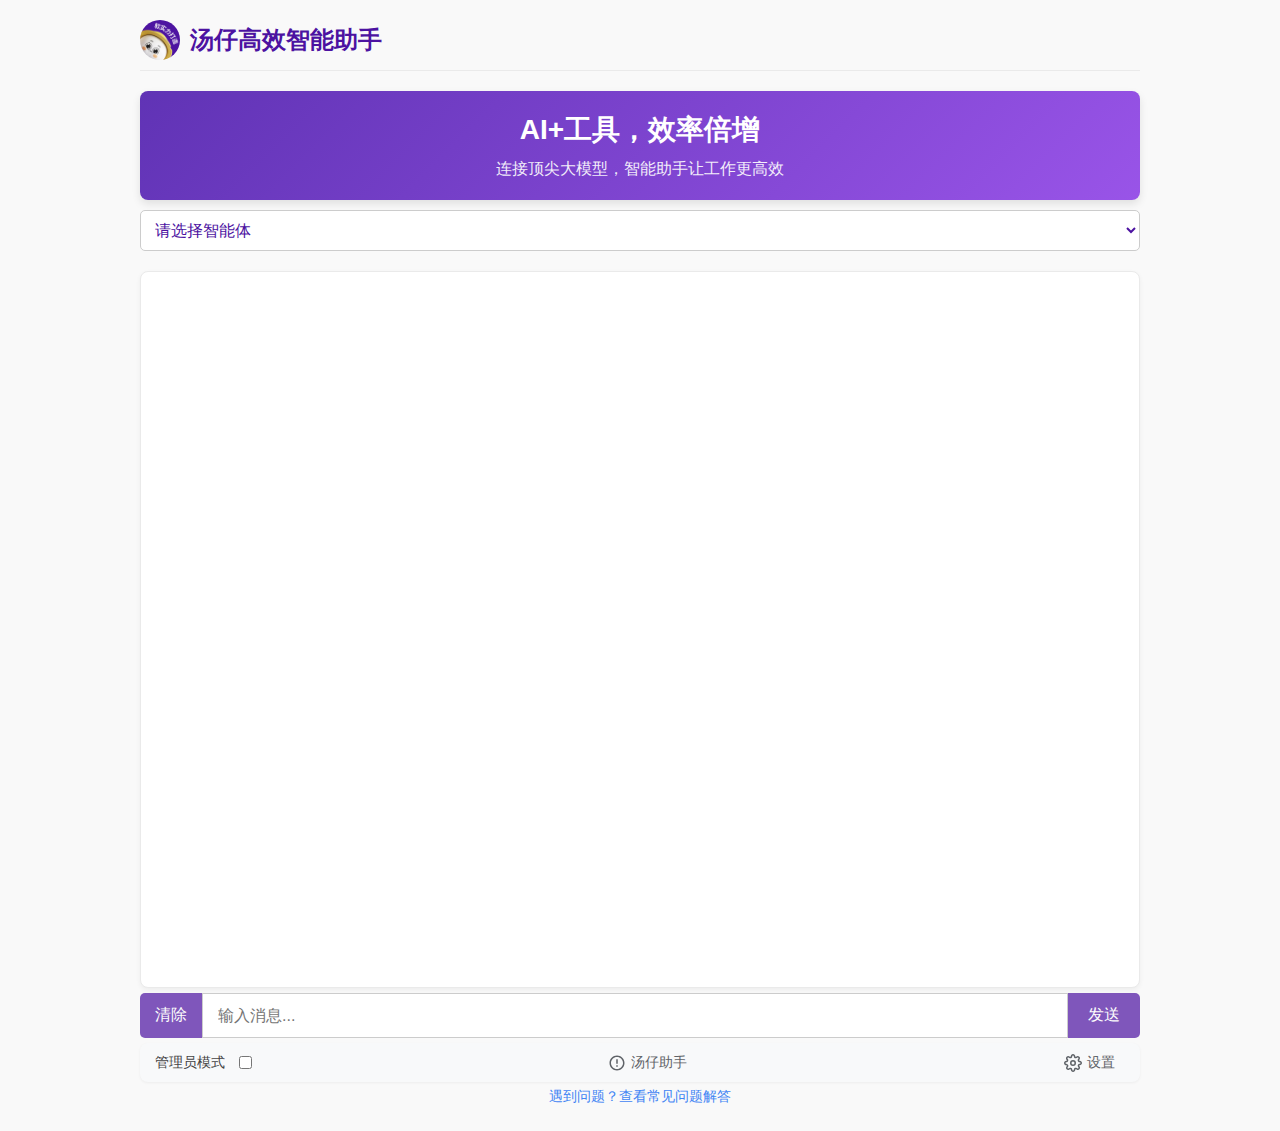
<file: index.html>
<!DOCTYPE html>
<html lang="zh">
<head>
    <meta charset="UTF-8">
    <meta name="viewport" content="width=device-width, initial-scale=1.0, maximum-scale=1.0, user-scalable=no">
    <title>提效智能体聚合平台</title>
    <!-- 添加错误捕获代码 -->
    <script>
        window.onerror = function(message, source, lineno, colno, error) {
            // 创建错误信息元素
            const errorDiv = document.createElement('div');
            errorDiv.style.backgroundColor = '#ffebee';
            errorDiv.style.color = '#b71c1c';
            errorDiv.style.padding = '15px';
            errorDiv.style.margin = '15px 0';
            errorDiv.style.borderRadius = '5px';
            errorDiv.style.border = '1px solid #ef9a9a';
            errorDiv.style.fontFamily = 'monospace';
            errorDiv.style.whiteSpace = 'pre-wrap';
            errorDiv.innerHTML = `<strong>页面加载出错:</strong><br>${message}<br>文件: ${source}<br>行号: ${lineno}, 列号: ${colno}<br>${error ? error.stack : ''}`;
            
            // 页面加载完成后添加错误信息
            if (document.body) {
                document.body.prepend(errorDiv);
            } else {
                window.addEventListener('DOMContentLoaded', function() {
                    document.body.prepend(errorDiv);
                });
            }
            
            // 返回true阻止默认错误处理
            return true;
        };
    </script>
    <!-- 添加favicon，避免404错误 -->
    <link rel="icon" href="data:image/svg+xml,<svg xmlns=%22http://www.w3.org/2000/svg%22 viewBox=%220 0 100 100%22><text y=%22.9em%22 font-size=%2290%22>🤖</text></svg>">
    <!-- 添加apple-touch-icon，避免404错误 -->
    <link rel="apple-touch-icon" href="data:image/svg+xml,<svg xmlns=%22http://www.w3.org/2000/svg%22 viewBox=%220 0 100 100%22><text y=%22.9em%22 font-size=%2290%22>🤖</text></svg>">
    <!-- 添加 markdown 解析库 -->
    <script src="https://cdn.bootcdn.net/ajax/libs/marked/4.0.0/marked.min.js" defer></script>
    <!-- 添加代码高亮库 -->
    <link rel="stylesheet" href="https://cdn.bootcdn.net/ajax/libs/highlight.js/11.3.1/styles/github.min.css">
    <script src="https://cdn.bootcdn.net/ajax/libs/highlight.js/11.3.1/highlight.min.js" defer></script>
    <!-- 添加docx.js用于生成Word文档 - 使用本地文件 -->
    <script src="js/docx.js" defer></script>
    <!-- 添加FileSaver.js用于保存文件 - 使用本地文件，添加noSourceMap参数避免404错误 -->
    <script src="js/FileSaver.min.js" data-no-sourcemap defer></script>
    <script>
        // 缓存破坏机制 - 生成版本号
        const version = Date.now();
        const scripts = [
            'js/layout-manager.js',
            'js/message-handler.js', 
            'js/storage-service.js',
            'js/export-service.js',
            'js/agent-service.js',
            'js/api-service.js',
            'js/chat-service.js'
        ];
        
        // 动态加载所有JavaScript文件
        scripts.forEach(script => {
            const scriptElement = document.createElement('script');
            scriptElement.src = `${script}?v=${version}`;
            scriptElement.defer = true;
            document.head.appendChild(scriptElement);
        });
        
        // 动态加载CSS文件
        const cssLink = document.createElement('link');
        cssLink.rel = 'stylesheet';
        cssLink.href = `style.css?v=${version}`;
        document.head.appendChild(cssLink);
    </script>
</head>
<body>
    <!-- 导航栏 -->
    <div class="nav-container">
        <div class="logo">
            <!-- 使用真实的汤仔图片 -->
            <img src="tangzai.jpg" alt="汤仔Logo">
            汤仔高效智能助手
        </div>
        <div class="nav-links">
            <!-- 设置按钮已移到底部，这里删除 -->
        </div>
    </div>

    <!-- 平台介绍横幅 -->
    <div class="platform-banner">
        <div class="banner-content">
            <h1>AI+工具，效率倍增</h1>
            <p>连接顶尖大模型，智能助手让工作更高效</p>
        </div>
    </div>

    <!-- 智能体选择器 -->
    <select id="agent-selector" class="agent-selector">
        <option value="" disabled selected>请选择智能体</option>
        <!-- 智能体选项将通过JavaScript动态加载 -->
    </select>

    <!-- 聊天区域 -->
    <div id="chat-container"></div>
    
    <!-- 输入区域 -->
    <div id="input-container">
        <button id="clear-button" title="清除聊天记录">清除</button>
        <input type="text" id="user-input" placeholder="输入消息..." />
        <button id="send-button">发送</button>
    </div>
    
    <!-- 移动到这里的管理员模式切换和设置按钮 -->
    <div class="mobile-controls">
        <div class="mode-switcher">
            <label for="admin-mode">管理员模式</label>
            <input type="checkbox" id="admin-mode">
        </div>
        
        <!-- 添加的汤仔助手按钮 -->
        <button id="tangzai-button" class="tangzai-btn" title="汤仔助手" onclick="window.location.href='tangzai_assistant/tangzai.html'">
            <svg class="tangzai-icon" viewBox="0 0 24 24" xmlns="http://www.w3.org/2000/svg">
                <path d="M12 2C6.48 2 2 6.48 2 12s4.48 10 10 10 10-4.48 10-10S17.52 2 12 2zm0 18c-4.41 0-8-3.59-8-8s3.59-8 8-8 8 3.59 8 8-3.59 8-8 8zm-1-13h2v6h-2zm0 8h2v2h-2z" fill="currentColor"/>
            </svg>
            <span class="tangzai-text">汤仔助手</span>
        </button>
        
        <button id="settings-button" class="settings-btn" title="设置">
            <svg class="settings-icon" viewBox="0 0 24 24" fill="none" xmlns="http://www.w3.org/2000/svg">
                <path d="M12 15C13.6569 15 15 13.6569 15 12C15 10.3431 13.6569 9 12 9C10.3431 9 9 10.3431 9 12C9 13.6569 10.3431 15 12 15Z" stroke="currentColor" stroke-width="2" stroke-linecap="round" stroke-linejoin="round"/>
                <path d="M19.4 15C19.2669 15.3016 19.2272 15.6362 19.286 15.9606C19.3448 16.285 19.4995 16.5843 19.73 16.82L19.79 16.88C19.976 17.0657 20.1235 17.2863 20.2241 17.5291C20.3248 17.7719 20.3766 18.0322 20.3766 18.295C20.3766 18.5578 20.3248 18.8181 20.2241 19.0609C20.1235 19.3037 19.976 19.5243 19.79 19.71C19.6043 19.896 19.3837 20.0435 19.1409 20.1441C18.8981 20.2448 18.6378 20.2966 18.375 20.2966C18.1122 20.2966 17.8519 20.2448 17.6091 20.1441C17.3663 20.0435 17.1457 19.896 16.96 19.71L16.9 19.65C16.6643 19.4195 16.365 19.2648 16.0406 19.206C15.7162 19.1472 15.3816 19.1869 15.08 19.32C14.7842 19.4468 14.532 19.6572 14.3543 19.9255C14.1766 20.1938 14.0813 20.5082 14.08 20.83V21C14.08 21.5304 13.8693 22.0391 13.4942 22.4142C13.1191 22.7893 12.6104 23 12.08 23C11.5496 23 11.0409 22.7893 10.6658 22.4142C10.2907 22.0391 10.08 21.5304 10.08 21V20.91C10.0723 20.579 9.96512 20.258 9.77251 19.9887C9.5799 19.7194 9.31074 19.5143 9 19.4C8.69838 19.2669 8.36381 19.2272 8.03941 19.286C7.71502 19.3448 7.41568 19.4995 7.18 19.73L7.12 19.79C6.93425 19.976 6.71368 20.1235 6.47088 20.2241C6.22808 20.3248 5.96783 20.3766 5.705 20.3766C5.44217 20.3766 5.18192 20.3248 4.93912 20.2241C4.69632 20.1235 4.47575 19.976 4.29 19.79C4.10405 19.6043 3.95653 19.3837 3.85588 19.1409C3.75523 18.8981 3.70343 18.6378 3.70343 18.375C3.70343 18.1122 3.75523 17.8519 3.85588 17.6091C3.95653 17.3663 4.10405 17.1457 4.29 16.96L4.35 16.9C4.58054 16.6643 4.73519 16.365 4.794 16.0406C4.85282 15.7162 4.81312 15.3816 4.68 15.08C4.55324 14.7842 4.34276 14.532 4.07447 14.3543C3.80618 14.1766 3.49179 14.0813 3.17 14.08H3C2.46957 14.08 1.96086 13.8693 1.58579 13.4942C1.21071 13.1191 1 12.6104 1 12.08C1 11.5496 1.21071 11.0409 1.58579 10.6658C1.96086 10.2907 2.46957 10.08 3 10.08H3.09C3.42099 10.0723 3.742 9.96512 4.0113 9.77251C4.28059 9.5799 4.48572 9.31074 4.6 9C4.73312 8.69838 4.77282 8.36381 4.714 8.03941C4.65519 7.71502 4.50054 7.41568 4.27 7.18L4.21 7.12C4.02405 6.93425 3.87653 6.71368 3.77588 6.47088C3.67523 6.22808 3.62343 5.96783 3.62343 5.705C3.62343 5.44217 3.67523 5.18192 3.77588 4.93912C3.87653 4.69632 4.02405 4.47575 4.21 4.29C4.39575 4.10405 4.61632 3.95653 4.85912 3.85588C5.10192 3.75523 5.36217 3.70343 5.625 3.70343C5.88783 3.70343 6.14808 3.75523 6.39088 3.85588C6.63368 3.95653 6.85425 4.10405 7.04 4.29L7.1 4.35C7.33568 4.58054 7.63502 4.73519 7.95941 4.794C8.28381 4.85282 8.61838 4.81312 8.92 4.68H9C9.29577 4.55324 9.54802 4.34276 9.72569 4.07447C9.90337 3.80618 9.99872 3.49179 10 3.17V3C10 2.46957 10.2107 1.96086 10.5858 1.58579C10.9609 1.21071 11.4696 1 12 1C12.5304 1 13.0391 1.21071 13.4142 1.58579C13.7893 1.96086 14 2.46957 14 3V3.09C14.0013 3.41179 14.0966 3.72618 14.2743 3.99447C14.452 4.26276 14.7042 4.47324 15 4.6C15.3016 4.73312 15.6362 4.77282 15.9606 4.714C16.285 4.65519 16.5843 4.50054 16.82 4.27L16.88 4.21C17.0657 4.02405 17.2863 3.87653 17.5291 3.77588C17.7719 3.67523 18.0322 3.62343 18.295 3.62343C18.5578 3.62343 18.8181 3.67523 19.0609 3.77588C19.3037 3.87653 19.5243 4.02405 19.71 4.21C19.896 4.39575 20.0435 4.61632 20.1441 4.85912C20.2448 5.10192 20.2966 5.36217 20.2966 5.625C20.2966 5.88783 20.2448 6.14808 20.1441 6.39088C20.0435 6.63368 19.896 6.85425 19.71 7.04L19.65 7.1C19.4195 7.33568 19.2648 7.63502 19.206 7.95941C19.1472 8.28381 19.1869 8.61838 19.32 8.92V9C19.4468 9.29577 19.6572 9.54802 19.9255 9.72569C20.1938 9.90337 20.5082 9.99872 20.83 10H21C21.5304 10 22.0391 10.2107 22.4142 10.5858C22.7893 10.9609 23 11.4696 23 12C23 12.5304 22.7893 13.0391 22.4142 13.4142C22.0391 13.7893 21.5304 14 21 14H20.91C20.5882 14.0013 20.2738 14.0966 20.0055 14.2743C19.7372 14.452 19.5268 14.7042 19.4 15Z" stroke="currentColor" stroke-width="2" stroke-linecap="round" stroke-linejoin="round"/>
            </svg>
            <span class="settings-text">设置</span>
        </button>
    </div>

    <!-- 帮助链接 -->
    <div class="help-link">
        <a href="faq.html">遇到问题？查看常见问题解答</a>
    </div>

    <!-- 管理员面板 -->
    <div id="admin-panel">
        <div class="admin-section">
            <h2>智能体管理</h2>
            <div class="agent-list" id="agent-list">
                <!-- 智能体列表将通过JavaScript动态加载 -->
            </div>
            <button id="add-agent-btn" class="btn btn-success">添加新智能体</button>
        </div>

        <div class="admin-section" id="agent-form-container" style="display: none;">
            <h2 id="form-title">添加智能体</h2>
            <form id="agent-form">
                <input type="hidden" id="agent-id">
                <div class="form-group">
                    <label for="agent-name">智能体名称</label>
                    <input type="text" id="agent-name" class="form-control" required>
                </div>
                <div class="form-group">
                    <label for="api-url">API 地址</label>
                    <input type="text" id="api-url" class="form-control" required>
                </div>
                <div class="form-group">
                    <label for="api-key">API 密钥</label>
                    <input type="text" id="api-key" class="form-control" required>
                </div>
                <div class="form-group">
                    <label for="model">模型</label>
                    <input type="text" id="model" class="form-control" required>
                </div>
                <div class="form-group">
                    <label for="system-prompt">系统提示词</label>
                    <textarea id="system-prompt" class="form-control"></textarea>
                </div>
                <div class="form-group">
                    <label for="temperature">温度 (0-2)</label>
                    <input type="number" id="temperature" class="form-control" min="0" max="2" step="0.1" value="0.7">
                </div>
                <div class="form-group">
                    <label for="max-tokens">最大生成长度：</label>
                    <input type="number" id="max-tokens" class="form-control" min="1" max="150000" value="2048" required>
                </div>
                <div class="form-group">
                    <label for="welcome-message">欢迎消息（30字以内）：</label>
                    <input type="text" id="welcome-message" class="form-control" maxlength="30" placeholder="简述如何使用这个智能体">
                </div>
                <div class="form-actions">
                    <button type="submit" class="btn btn-primary">保存</button>
                    <button type="button" class="btn btn-secondary" id="cancel-btn">取消</button>
                </div>
            </form>
        </div>
    </div>

    <!-- 设置面板 -->
    <div class="overlay" id="settings-overlay"></div>
    <div id="settings-panel">
        <div class="settings-header">
            <div class="settings-title">显示设置</div>
            <button class="close-btn" id="close-settings">&times;</button>
        </div>
        <div class="settings-group">
            <div class="settings-option">
                <div>
                    <div>启用Markdown渲染</div>
                    <div class="settings-description">将AI回复渲染为带格式的文本</div>
                </div>
                <label class="toggle-switch">
                    <input type="checkbox" id="markdown-enabled" checked>
                    <span class="toggle-slider"></span>
                </label>
            </div>
            <div class="settings-option">
                <div>
                    <div>代码高亮</div>
                    <div class="settings-description">为代码块添加语法高亮</div>
                </div>
                <label class="toggle-switch">
                    <input type="checkbox" id="code-highlight-enabled" checked>
                    <span class="toggle-slider"></span>
                </label>
            </div>
        </div>
        
        <!-- 强制修复区域 -->
        <div class="settings-group">
            <div class="settings-section-title">故障排除</div>
            <div class="settings-option force-fix-option">
                <div>
                    <div>🔧 强制修复</div>
                    <div class="settings-description">清除所有缓存数据，解决API密钥错误等问题</div>
                </div>
                <button id="force-fix-btn" class="force-fix-button">立即修复</button>
            </div>
        </div>
    </div>

    <script src="js/app.js" defer></script>
</body>
</html>
</file>
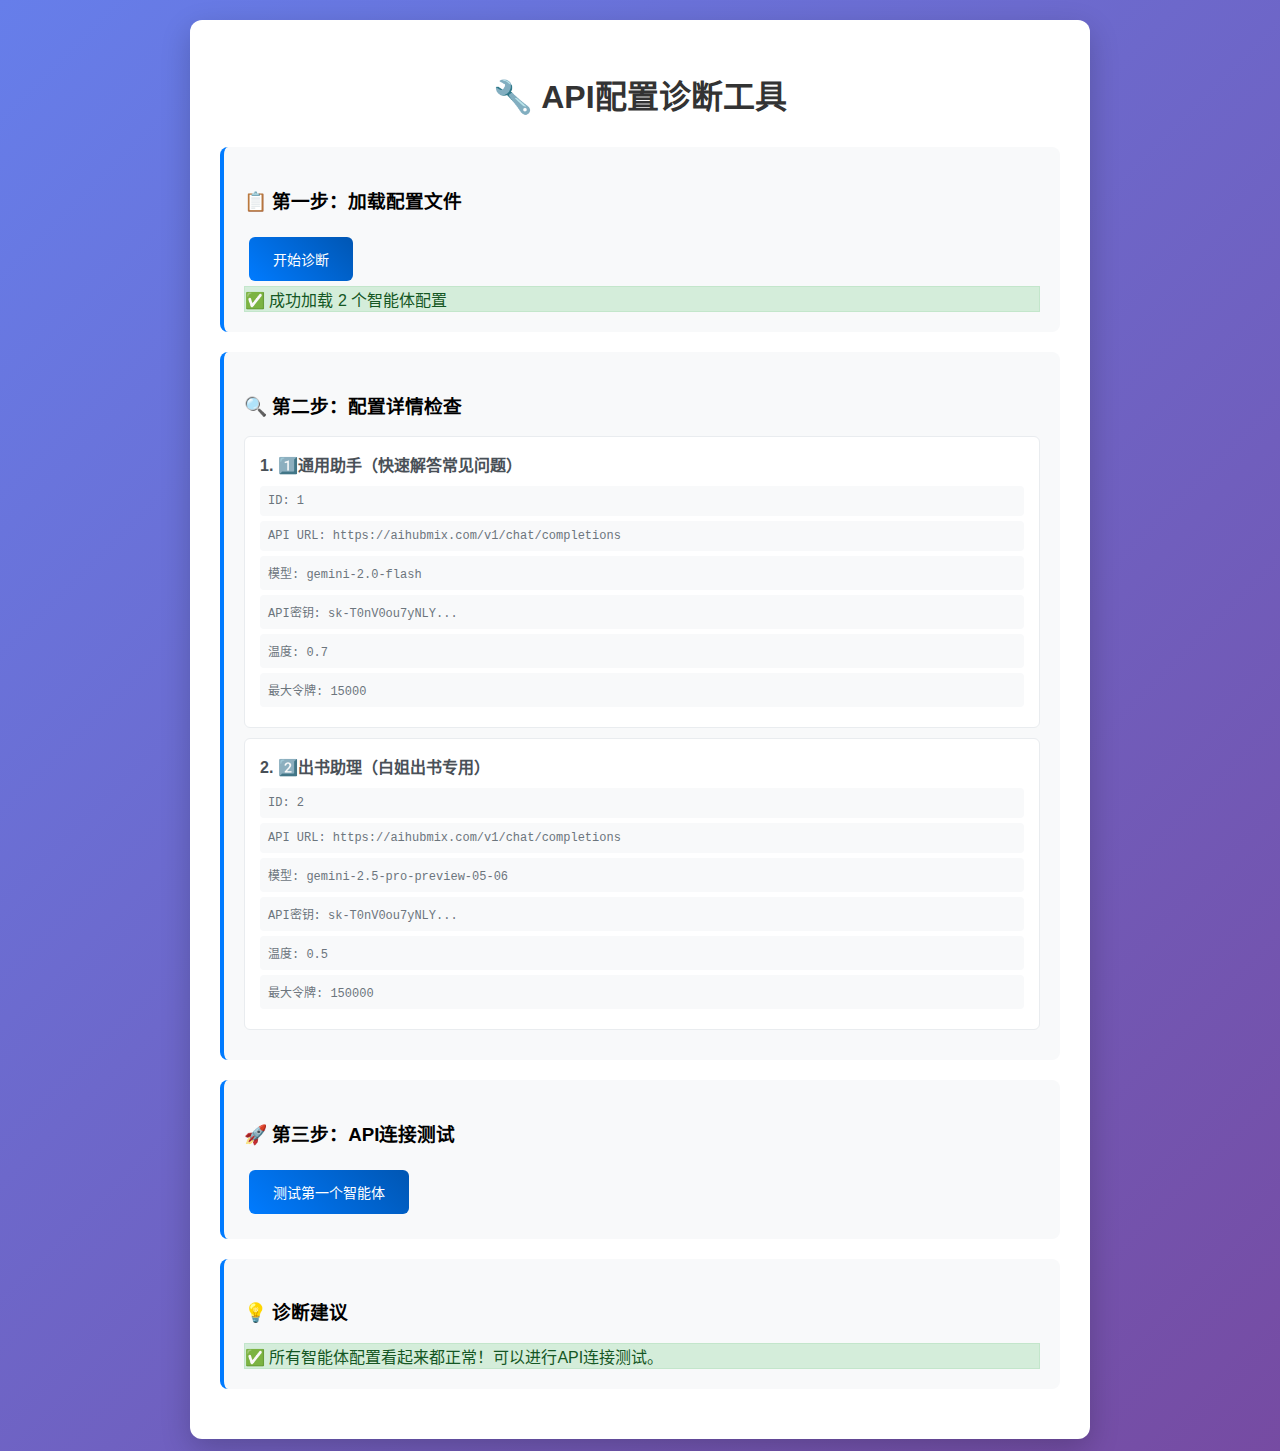
<file: api-diagnosis.html>
<!DOCTYPE html>
<html lang="zh-CN">
<head>
    <meta charset="UTF-8">
    <meta name="viewport" content="width=device-width, initial-scale=1.0">
    <title>🔧 API诊断工具</title>
    <style>
        body {
            font-family: -apple-system, BlinkMacSystemFont, 'Segoe UI', Roboto, sans-serif;
            max-width: 900px;
            margin: 0 auto;
            padding: 20px;
            background: linear-gradient(135deg, #667eea 0%, #764ba2 100%);
            min-height: 100vh;
        }
        .container {
            background: white;
            border-radius: 12px;
            padding: 30px;
            box-shadow: 0 10px 30px rgba(0,0,0,0.2);
        }
        h1 {
            color: #333;
            text-align: center;
            margin-bottom: 30px;
        }
        .test-section {
            background: #f8f9fa;
            border-radius: 8px;
            padding: 20px;
            margin: 20px 0;
            border-left: 4px solid #007bff;
        }
        .result {
            padding: 15px;
            border-radius: 6px;
            margin: 10px 0;
            font-family: monospace;
        }
        .success {
            background: #d4edda;
            color: #155724;
            border: 1px solid #c3e6cb;
        }
        .error {
            background: #f8d7da;
            color: #721c24;
            border: 1px solid #f5c6cb;
        }
        .warning {
            background: #fff3cd;
            color: #856404;
            border: 1px solid #ffeaa7;
        }
        .info {
            background: #d1ecf1;
            color: #0c5460;
            border: 1px solid #bee5eb;
        }
        button {
            background: linear-gradient(45deg, #007bff, #0056b3);
            color: white;
            border: none;
            padding: 12px 24px;
            border-radius: 6px;
            cursor: pointer;
            font-size: 14px;
            margin: 5px;
            transition: all 0.3s ease;
        }
        button:hover {
            transform: translateY(-2px);
            box-shadow: 0 4px 12px rgba(0,123,255,0.3);
        }
        .config-item {
            background: white;
            padding: 15px;
            margin: 10px 0;
            border-radius: 6px;
            border: 1px solid #e9ecef;
        }
        .config-item h4 {
            margin: 0 0 10px 0;
            color: #495057;
        }
        .config-detail {
            font-family: monospace;
            font-size: 12px;
            color: #6c757d;
            background: #f8f9fa;
            padding: 8px;
            border-radius: 4px;
            margin: 5px 0;
        }
        .quick-fix {
            background: #e7f3ff;
            border: 1px solid #b3d7ff;
            border-radius: 6px;
            padding: 15px;
            margin: 15px 0;
        }
        .quick-fix h4 {
            color: #0066cc;
            margin: 0 0 10px 0;
        }
    </style>
</head>
<body>
    <div class="container">
        <h1>🔧 API配置诊断工具</h1>
        
        <div class="test-section">
            <h3>📋 第一步：加载配置文件</h3>
            <button onclick="loadAndDiagnose()">开始诊断</button>
            <div id="load-result"></div>
        </div>
        
        <div class="test-section">
            <h3>🔍 第二步：配置详情检查</h3>
            <div id="config-details"></div>
        </div>
        
        <div class="test-section">
            <h3>🚀 第三步：API连接测试</h3>
            <button onclick="testFirstAgent()" id="test-btn" disabled>测试第一个智能体</button>
            <div id="test-result"></div>
        </div>
        
        <div class="test-section">
            <h3>💡 诊断建议</h3>
            <div id="suggestions"></div>
        </div>
    </div>

    <script>
        let agents = [];
        
        async function loadAndDiagnose() {
            const loadResult = document.getElementById('load-result');
            const configDetails = document.getElementById('config-details');
            const suggestions = document.getElementById('suggestions');
            
            try {
                loadResult.innerHTML = '<div class="info">🔄 正在加载agents.json...</div>';
                
                const response = await fetch('agents.json?t=' + Date.now());
                if (!response.ok) {
                    throw new Error(`无法加载配置文件 (${response.status})`);
                }
                
                agents = await response.json();
                
                loadResult.innerHTML = `<div class="success">✅ 成功加载 ${agents.length} 个智能体配置</div>`;
                
                // 分析配置
                analyzeConfiguration();
                
                // 启用测试按钮
                document.getElementById('test-btn').disabled = false;
                
            } catch (error) {
                loadResult.innerHTML = `<div class="error">❌ 加载失败: ${error.message}</div>`;
                suggestions.innerHTML = `
                    <div class="quick-fix">
                        <h4>🔧 快速修复建议：</h4>
                        <p>1. 确保agents.json文件存在于项目根目录</p>
                        <p>2. 检查文件格式是否为有效的JSON</p>
                        <p>3. 确保HTTP服务器正在运行</p>
                    </div>
                `;
            }
        }
        
        function analyzeConfiguration() {
            const configDetails = document.getElementById('config-details');
            const suggestions = document.getElementById('suggestions');
            
            let html = '';
            let issues = [];
            
            agents.forEach((agent, index) => {
                const hasValidApiKey = agent.apiKeyVariableName && 
                                     agent.apiKeyVariableName !== 'YOUR_API_KEY_HERE' &&
                                     agent.apiKeyVariableName.length > 10;
                
                const hasValidUrl = agent.apiUrl && agent.apiUrl.startsWith('http');
                const hasValidModel = agent.model && agent.model.length > 0;
                
                html += `
                    <div class="config-item">
                        <h4>${index + 1}. ${agent.name}</h4>
                        <div class="config-detail">ID: ${agent.id}</div>
                        <div class="config-detail">API URL: ${agent.apiUrl}</div>
                        <div class="config-detail">模型: ${agent.model}</div>
                        <div class="config-detail">API密钥: ${hasValidApiKey ? 
                            agent.apiKeyVariableName.substring(0, 15) + '...' : 
                            '❌ 无效或未设置'}</div>
                        <div class="config-detail">温度: ${agent.temperature}</div>
                        <div class="config-detail">最大令牌: ${agent.max_tokens}</div>
                        
                        ${!hasValidApiKey ? '<div class="error">⚠️ API密钥无效</div>' : ''}
                        ${!hasValidUrl ? '<div class="error">⚠️ API URL无效</div>' : ''}
                        ${!hasValidModel ? '<div class="error">⚠️ 模型名称无效</div>' : ''}
                    </div>
                `;
                
                if (!hasValidApiKey) issues.push(`智能体"${agent.name}"的API密钥无效`);
                if (!hasValidUrl) issues.push(`智能体"${agent.name}"的API URL无效`);
                if (!hasValidModel) issues.push(`智能体"${agent.name}"的模型名称无效`);
            });
            
            configDetails.innerHTML = html;
            
            // 生成建议
            if (issues.length > 0) {
                suggestions.innerHTML = `
                    <div class="quick-fix">
                        <h4>🚨 发现的问题：</h4>
                        ${issues.map(issue => `<p>• ${issue}</p>`).join('')}
                        
                        <h4>🔧 修复建议：</h4>
                        <p>1. 打开主页面，点击"管理员模式"</p>
                        <p>2. 编辑有问题的智能体</p>
                        <p>3. 确保API密钥格式正确（通常以sk-开头）</p>
                        <p>4. 确保API URL是完整的HTTPS地址</p>
                        <p>5. 确保模型名称与API服务商提供的名称一致</p>
                    </div>
                `;
            } else {
                suggestions.innerHTML = `
                    <div class="success">
                        ✅ 所有智能体配置看起来都正常！可以进行API连接测试。
                    </div>
                `;
            }
        }
        
        async function testFirstAgent() {
            const testResult = document.getElementById('test-result');
            
            if (agents.length === 0) {
                testResult.innerHTML = '<div class="error">❌ 没有可测试的智能体</div>';
                return;
            }
            
            const agent = agents[0];
            
            try {
                testResult.innerHTML = '<div class="info">🔄 正在测试API连接...</div>';
                
                const requestData = {
                    model: agent.model,
                    messages: [
                        { role: 'system', content: agent.systemPrompt || '你是一个有用的助手' },
                        { role: 'user', content: '请简单回复"测试成功"' }
                    ],
                    temperature: agent.temperature || 0.7,
                    max_tokens: 50,
                    stream: false
                };
                
                console.log('测试请求:', {
                    url: agent.apiUrl,
                    model: agent.model,
                    apiKey: agent.apiKeyVariableName ? agent.apiKeyVariableName.substring(0, 15) + '...' : '未设置'
                });
                
                const response = await fetch(agent.apiUrl, {
                    method: 'POST',
                    headers: {
                        'Authorization': `Bearer ${agent.apiKeyVariableName}`,
                        'Content-Type': 'application/json'
                    },
                    body: JSON.stringify(requestData)
                });
                
                console.log('响应状态:', response.status);
                
                if (!response.ok) {
                    const errorText = await response.text();
                    let errorData;
                    try {
                        errorData = JSON.parse(errorText);
                    } catch {
                        errorData = { error: { message: errorText } };
                    }
                    
                    throw new Error(`API调用失败 (${response.status}): ${errorData.error?.message || response.statusText}`);
                }
                
                const data = await response.json();
                console.log('API响应:', data);
                
                let responseText = '';
                if (data.choices && data.choices[0] && data.choices[0].message) {
                    responseText = data.choices[0].message.content;
                } else if (data.candidates && data.candidates[0] && data.candidates[0].content) {
                    responseText = data.candidates[0].content.parts[0].text;
                } else {
                    responseText = '收到响应但格式未知';
                }
                
                testResult.innerHTML = `
                    <div class="success">
                        ✅ API连接测试成功！
                        <div class="config-detail">AI回复: ${responseText}</div>
                        <div class="config-detail">响应时间: ${Date.now() - startTime}ms</div>
                    </div>
                `;
                
            } catch (error) {
                console.error('API测试失败:', error);
                
                let errorMsg = error.message;
                let suggestion = '';
                
                if (error.message.includes('401')) {
                    suggestion = '🔧 API密钥无效，请检查密钥是否正确';
                } else if (error.message.includes('403')) {
                    suggestion = '🔧 API密钥权限不足，请检查密钥权限';
                } else if (error.message.includes('429')) {
                    suggestion = '🔧 API请求频率超限，请稍后再试';
                } else if (error.message.includes('network') || error.message.includes('fetch')) {
                    suggestion = '🔧 网络连接问题，请检查网络或API地址';
                } else {
                    suggestion = '🔧 请检查API配置是否正确';
                }
                
                testResult.innerHTML = `
                    <div class="error">
                        ❌ API测试失败: ${errorMsg}
                        <div class="config-detail">${suggestion}</div>
                    </div>
                `;
            }
        }
        
        // 页面加载时自动开始诊断
        window.onload = function() {
            loadAndDiagnose();
        };
        
        let startTime;
        document.getElementById('test-btn').addEventListener('click', () => {
            startTime = Date.now();
        });
    </script>
</body>
</html>
</file>
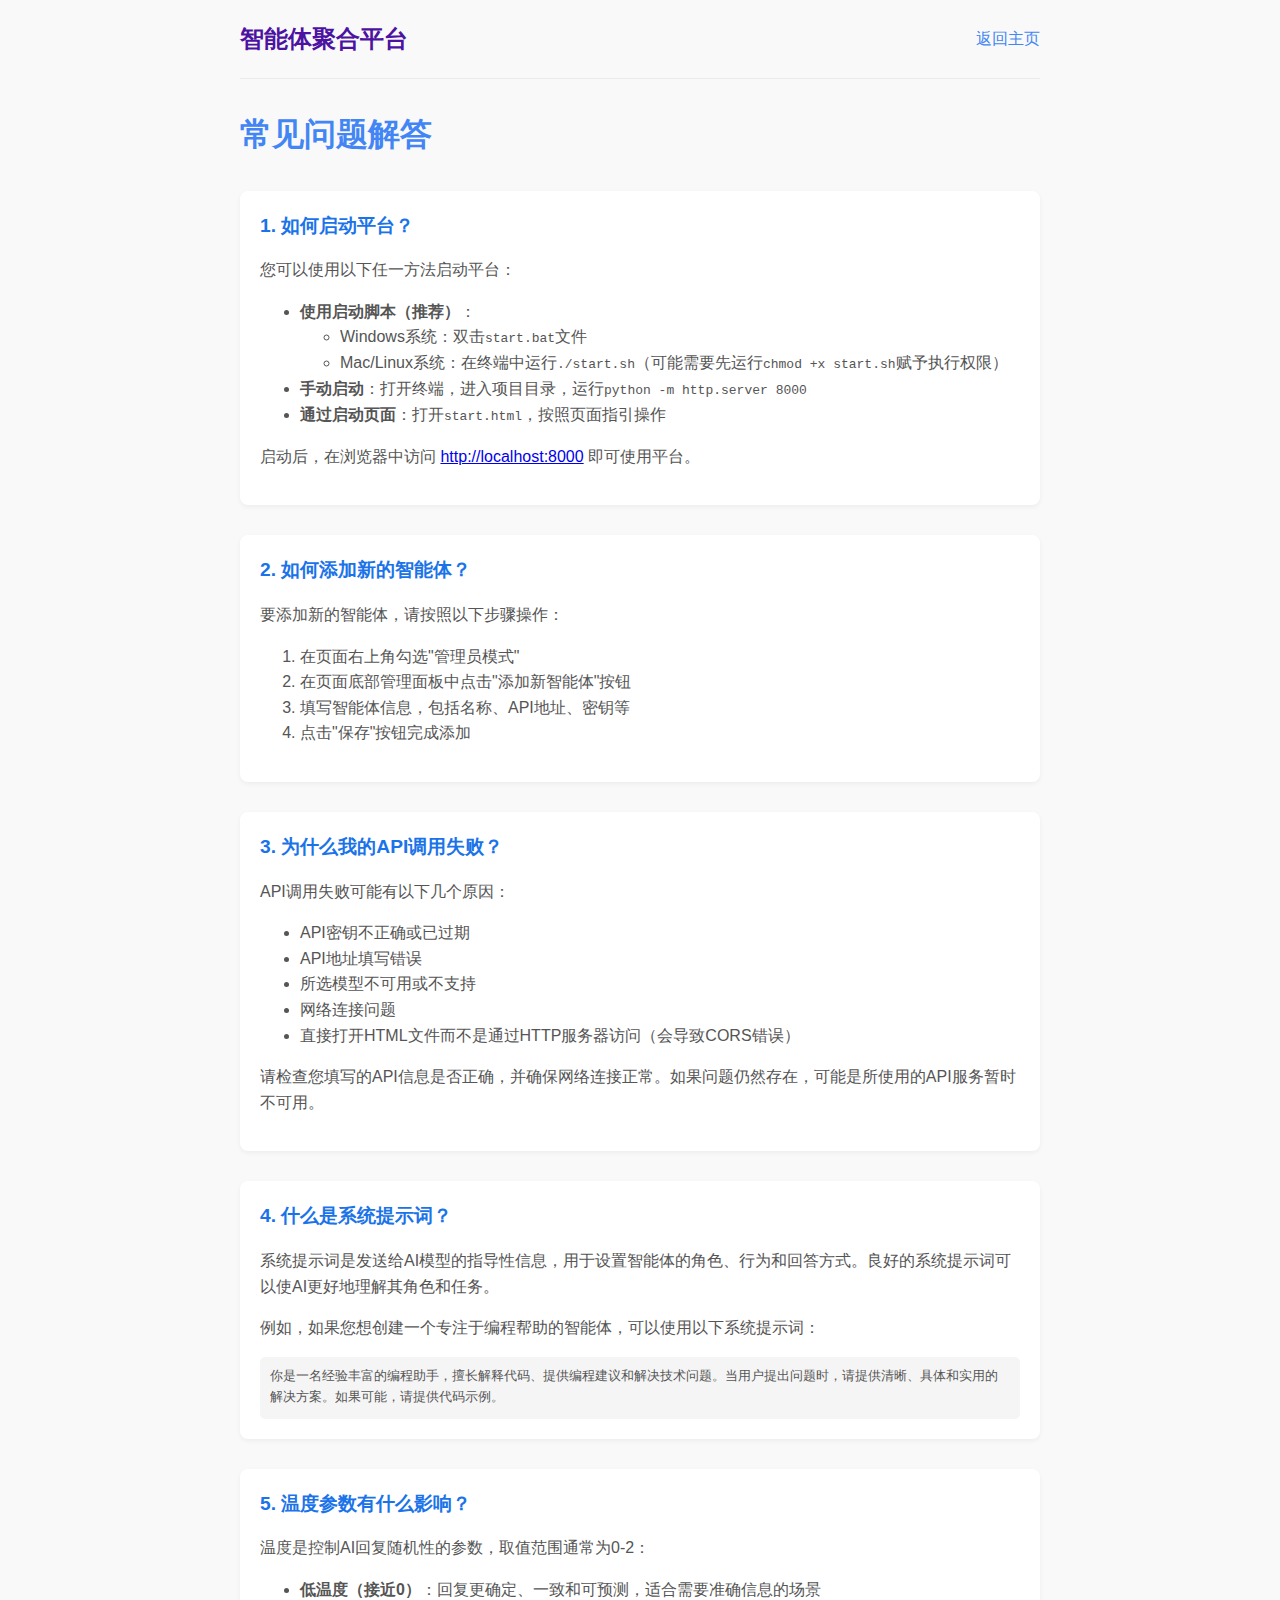
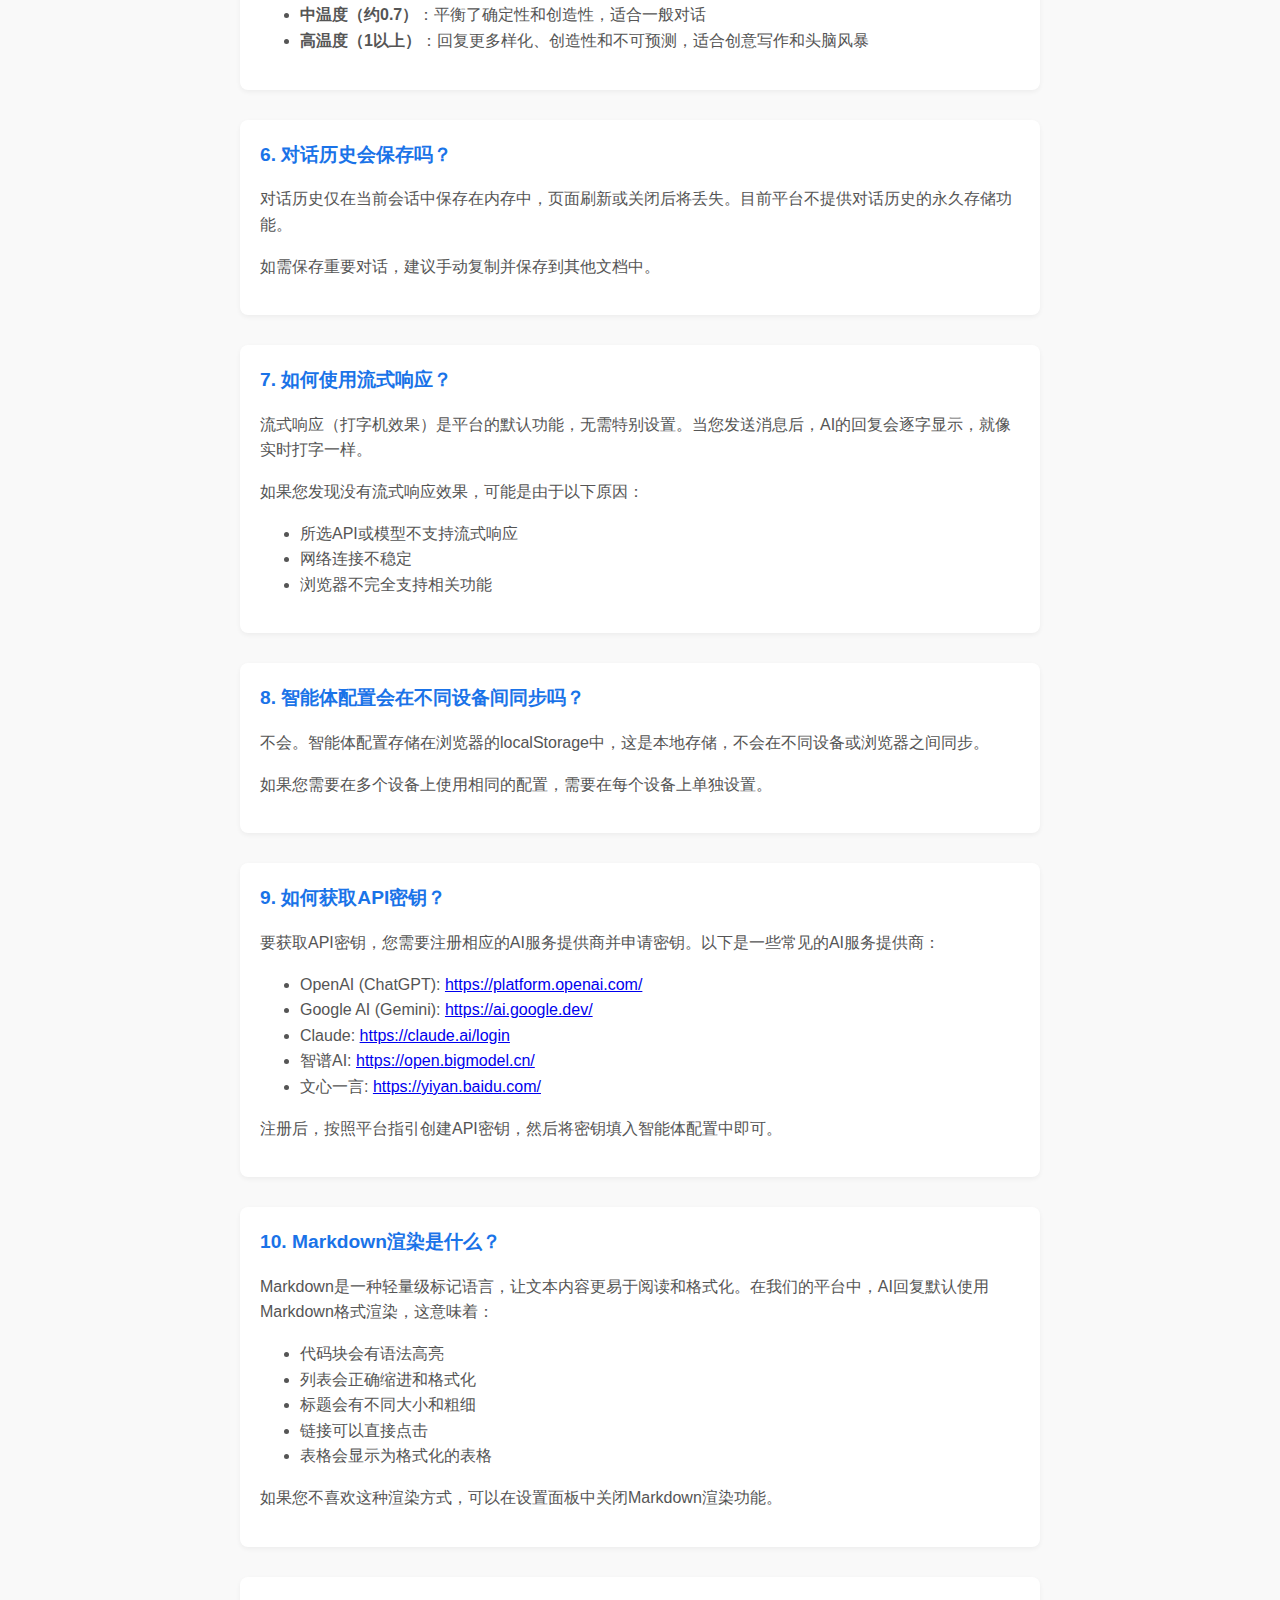
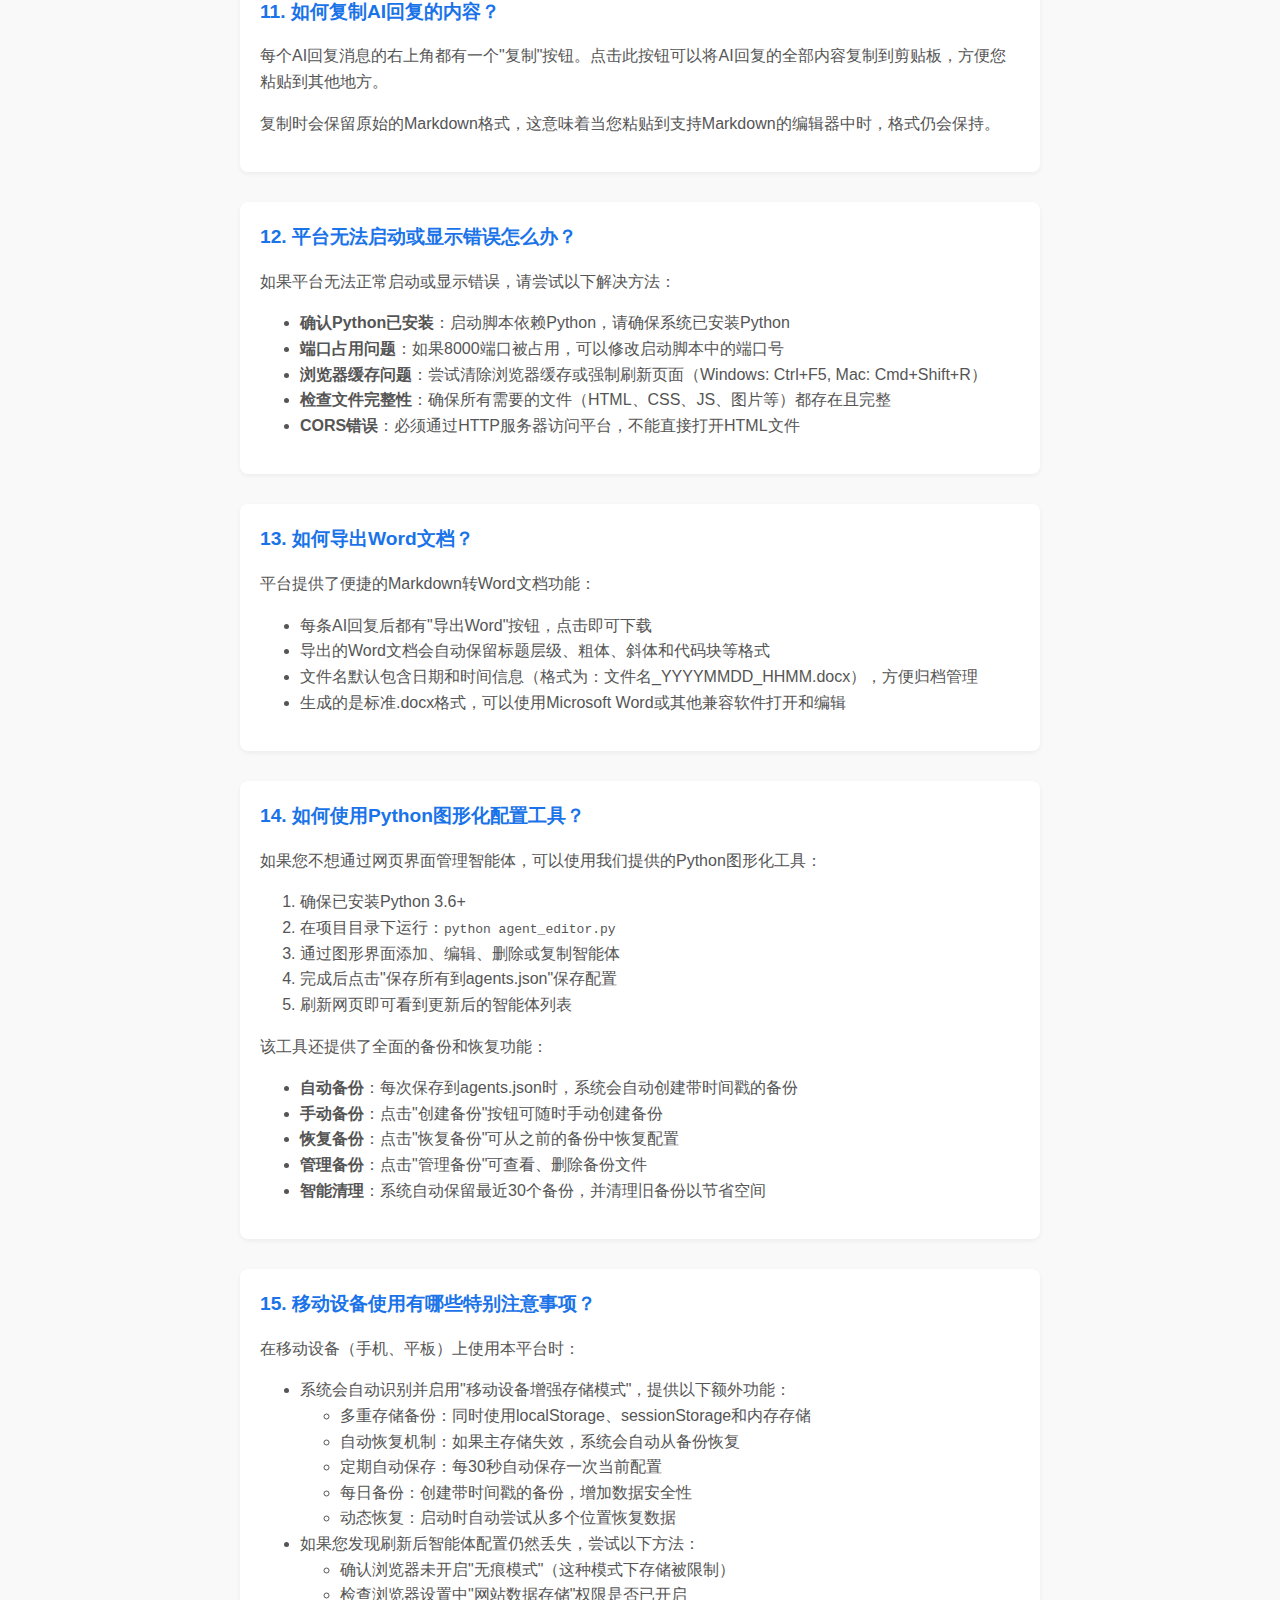
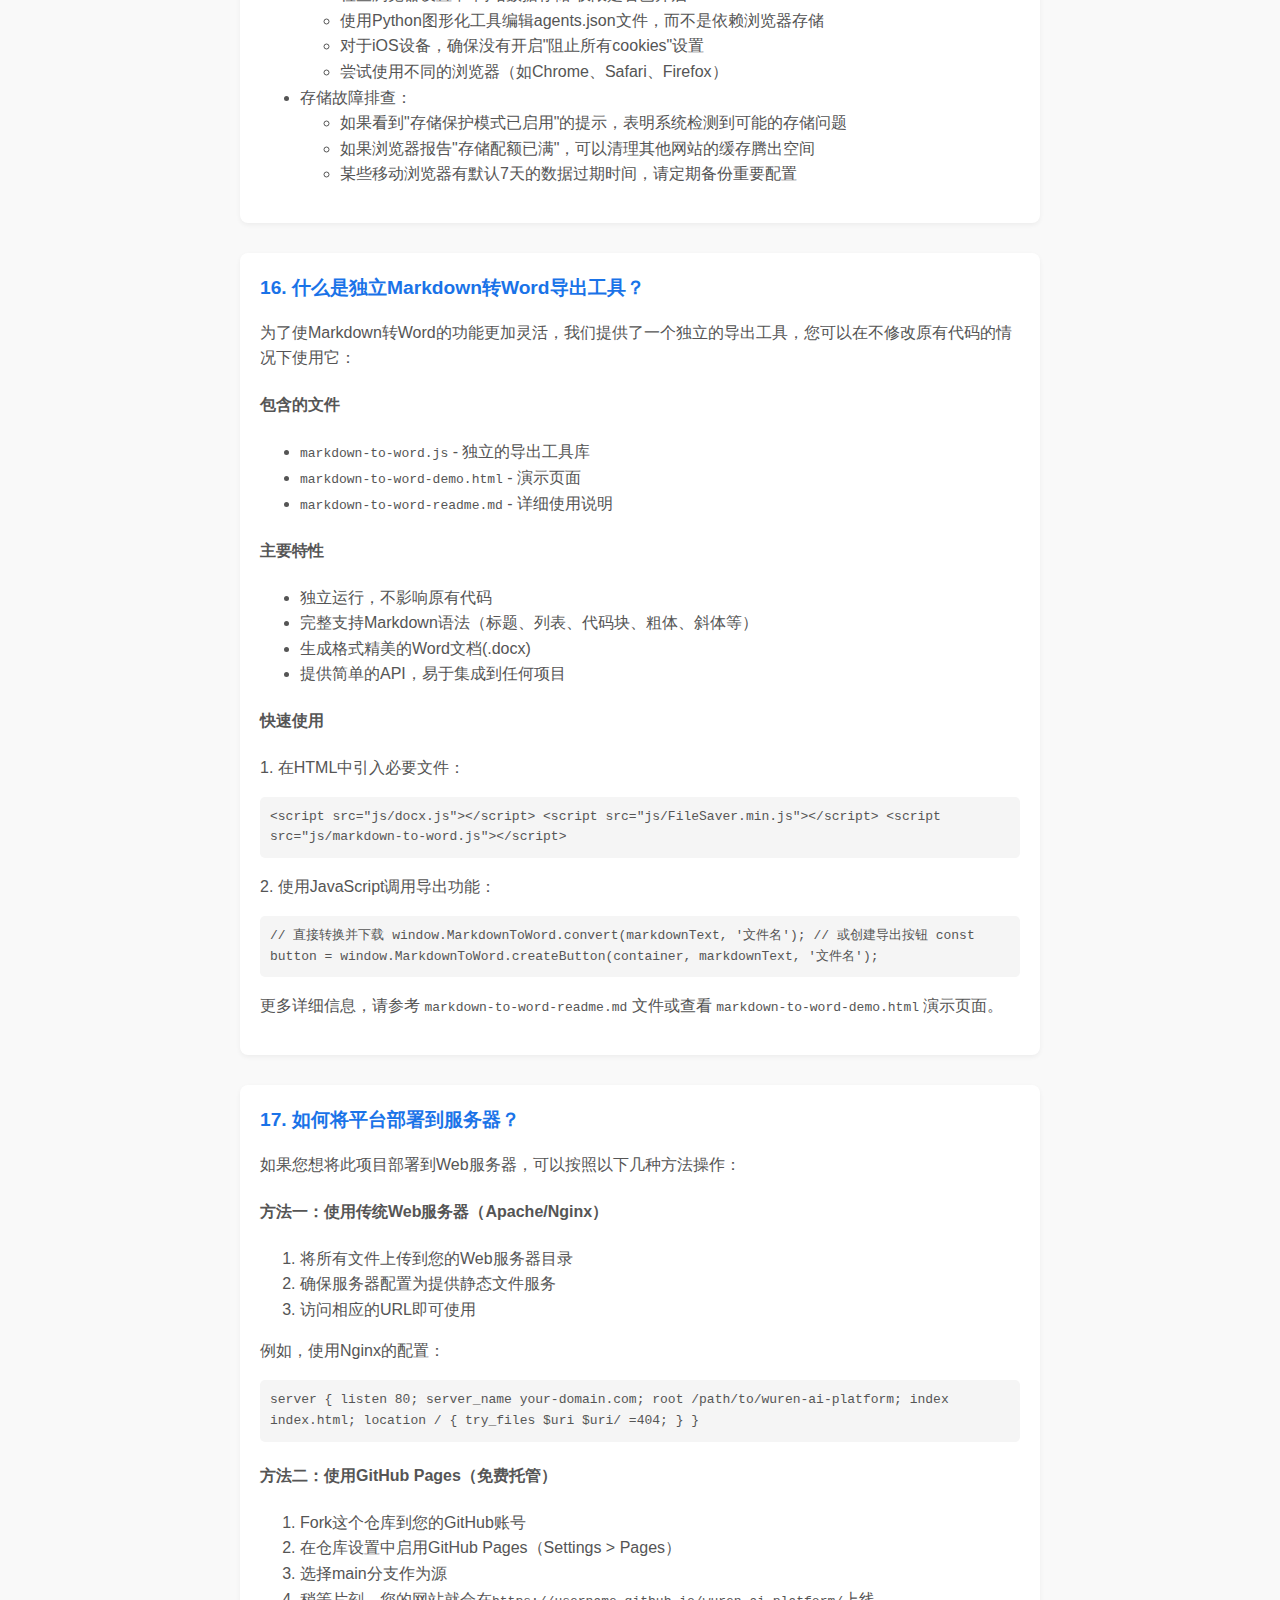
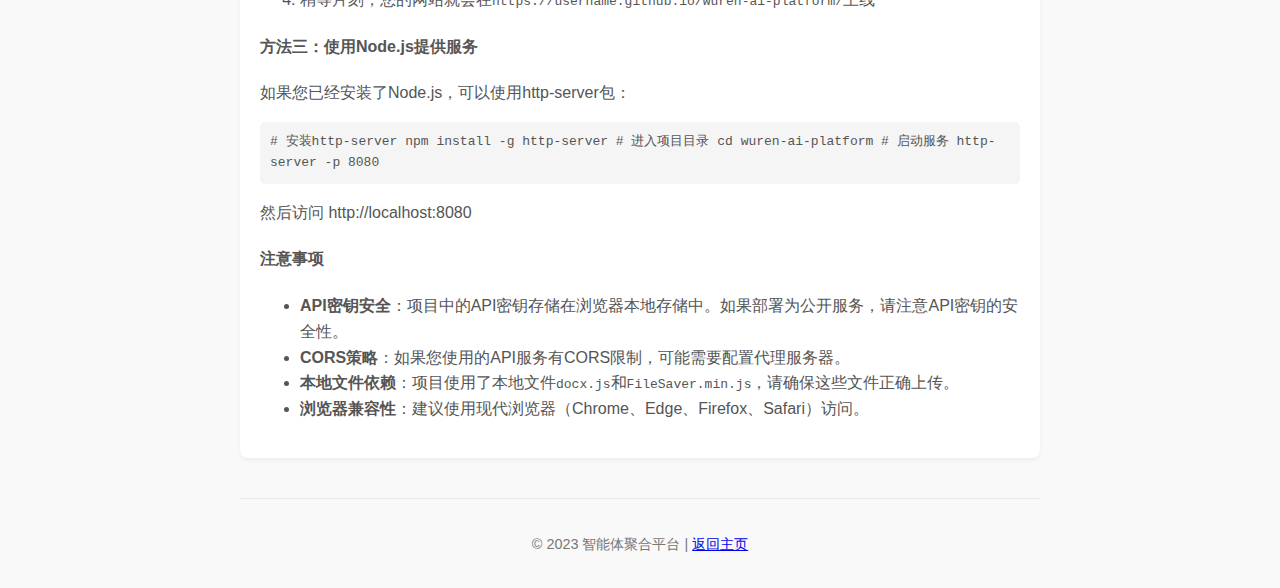
<file: faq.html>
<!DOCTYPE html>
<html lang="zh">
<head>
    <meta charset="UTF-8">
    <meta name="viewport" content="width=device-width, initial-scale=1.0">
    <title>智能体聚合平台 - 常见问题</title>
    <style>
        /* 全局样式 */
        body {
            font-family: 'PingFang SC', 'Microsoft YaHei', Arial, sans-serif;
            max-width: 800px;
            margin: 0 auto;
            padding: 20px;
            background-color: #f9f9f9;
            color: #333;
            line-height: 1.6;
        }
        
        /* 页头样式 */
        header {
            display: flex;
            justify-content: space-between;
            align-items: center;
            padding-bottom: 20px;
            border-bottom: 1px solid #eaeaea;
            margin-bottom: 30px;
        }
        
        .logo {
            font-size: 1.5rem;
            font-weight: bold;
            color: rgb(76, 18, 161);
        }
        
        .back-link {
            color: #4285f4;
            text-decoration: none;
            display: flex;
            align-items: center;
        }
        
        .back-link:hover {
            text-decoration: underline;
        }
        
        /* 内容样式 */
        h1 {
            color: #4285f4;
            margin-bottom: 30px;
        }
        
        .faq-item {
            margin-bottom: 30px;
            padding: 20px;
            background-color: white;
            border-radius: 8px;
            box-shadow: 0 2px 5px rgba(0,0,0,0.05);
        }
        
        .faq-question {
            font-weight: bold;
            font-size: 1.2rem;
            color: #1a73e8;
            margin-bottom: 15px;
        }
        
        .faq-answer {
            color: #555;
        }
        
        .code {
            background-color: #f5f5f5;
            padding: 10px;
            border-radius: 5px;
            font-family: monospace;
            overflow-x: auto;
        }
        
        /* 页脚样式 */
        footer {
            margin-top: 40px;
            padding-top: 20px;
            border-top: 1px solid #eaeaea;
            text-align: center;
            color: #777;
            font-size: 0.9rem;
        }
    </style>
    <script src="js/docx.js" defer></script>
    <script src="js/FileSaver.min.js" defer></script>
    <script src="js/markdown-to-word.js" defer></script>
</head>
<body>
    <header>
        <div class="logo">智能体聚合平台</div>
        <a href="index.html" class="back-link">返回主页</a>
    </header>
    
    <h1>常见问题解答</h1>
    
    <div class="faq-item">
        <div class="faq-question">1. 如何启动平台？</div>
        <div class="faq-answer">
            <p>您可以使用以下任一方法启动平台：</p>
            <ul>
                <li><strong>使用启动脚本（推荐）</strong>：
                    <ul>
                        <li>Windows系统：双击<code>start.bat</code>文件</li>
                        <li>Mac/Linux系统：在终端中运行<code>./start.sh</code>（可能需要先运行<code>chmod +x start.sh</code>赋予执行权限）</li>
                    </ul>
                </li>
                <li><strong>手动启动</strong>：打开终端，进入项目目录，运行<code>python -m http.server 8000</code></li>
                <li><strong>通过启动页面</strong>：打开<code>start.html</code>，按照页面指引操作</li>
            </ul>
            <p>启动后，在浏览器中访问 <a href="http://localhost:8000">http://localhost:8000</a> 即可使用平台。</p>
        </div>
    </div>

    <div class="faq-item">
        <div class="faq-question">2. 如何添加新的智能体？</div>
        <div class="faq-answer">
            <p>要添加新的智能体，请按照以下步骤操作：</p>
            <ol>
                <li>在页面右上角勾选"管理员模式"</li>
                <li>在页面底部管理面板中点击"添加新智能体"按钮</li>
                <li>填写智能体信息，包括名称、API地址、密钥等</li>
                <li>点击"保存"按钮完成添加</li>
            </ol>
        </div>
    </div>
    
    <div class="faq-item">
        <div class="faq-question">3. 为什么我的API调用失败？</div>
        <div class="faq-answer">
            <p>API调用失败可能有以下几个原因：</p>
            <ul>
                <li>API密钥不正确或已过期</li>
                <li>API地址填写错误</li>
                <li>所选模型不可用或不支持</li>
                <li>网络连接问题</li>
                <li>直接打开HTML文件而不是通过HTTP服务器访问（会导致CORS错误）</li>
            </ul>
            <p>请检查您填写的API信息是否正确，并确保网络连接正常。如果问题仍然存在，可能是所使用的API服务暂时不可用。</p>
        </div>
    </div>
    
    <div class="faq-item">
        <div class="faq-question">4. 什么是系统提示词？</div>
        <div class="faq-answer">
            <p>系统提示词是发送给AI模型的指导性信息，用于设置智能体的角色、行为和回答方式。良好的系统提示词可以使AI更好地理解其角色和任务。</p>
            <p>例如，如果您想创建一个专注于编程帮助的智能体，可以使用以下系统提示词：</p>
            <div class="code">
                你是一名经验丰富的编程助手，擅长解释代码、提供编程建议和解决技术问题。当用户提出问题时，请提供清晰、具体和实用的解决方案。如果可能，请提供代码示例。
            </div>
        </div>
    </div>
    
    <div class="faq-item">
        <div class="faq-question">5. 温度参数有什么影响？</div>
        <div class="faq-answer">
            <p>温度是控制AI回复随机性的参数，取值范围通常为0-2：</p>
            <ul>
                <li><strong>低温度（接近0）</strong>：回复更确定、一致和可预测，适合需要准确信息的场景</li>
                <li><strong>中温度（约0.7）</strong>：平衡了确定性和创造性，适合一般对话</li>
                <li><strong>高温度（1以上）</strong>：回复更多样化、创造性和不可预测，适合创意写作和头脑风暴</li>
            </ul>
        </div>
    </div>
    
    <div class="faq-item">
        <div class="faq-question">6. 对话历史会保存吗？</div>
        <div class="faq-answer">
            <p>对话历史仅在当前会话中保存在内存中，页面刷新或关闭后将丢失。目前平台不提供对话历史的永久存储功能。</p>
            <p>如需保存重要对话，建议手动复制并保存到其他文档中。</p>
        </div>
    </div>
    
    <div class="faq-item">
        <div class="faq-question">7. 如何使用流式响应？</div>
        <div class="faq-answer">
            <p>流式响应（打字机效果）是平台的默认功能，无需特别设置。当您发送消息后，AI的回复会逐字显示，就像实时打字一样。</p>
            <p>如果您发现没有流式响应效果，可能是由于以下原因：</p>
            <ul>
                <li>所选API或模型不支持流式响应</li>
                <li>网络连接不稳定</li>
                <li>浏览器不完全支持相关功能</li>
            </ul>
        </div>
    </div>
    
    <div class="faq-item">
        <div class="faq-question">8. 智能体配置会在不同设备间同步吗？</div>
        <div class="faq-answer">
            <p>不会。智能体配置存储在浏览器的localStorage中，这是本地存储，不会在不同设备或浏览器之间同步。</p>
            <p>如果您需要在多个设备上使用相同的配置，需要在每个设备上单独设置。</p>
        </div>
    </div>
    
    <div class="faq-item">
        <div class="faq-question">9. 如何获取API密钥？</div>
        <div class="faq-answer">
            <p>要获取API密钥，您需要注册相应的AI服务提供商并申请密钥。以下是一些常见的AI服务提供商：</p>
            <ul>
                <li>OpenAI (ChatGPT): <a href="https://platform.openai.com/" target="_blank">https://platform.openai.com/</a></li>
                <li>Google AI (Gemini): <a href="https://ai.google.dev/" target="_blank">https://ai.google.dev/</a></li>
                <li>Claude: <a href="https://claude.ai/login" target="_blank">https://claude.ai/login</a></li>
                <li>智谱AI: <a href="https://open.bigmodel.cn/" target="_blank">https://open.bigmodel.cn/</a></li>
                <li>文心一言: <a href="https://yiyan.baidu.com/" target="_blank">https://yiyan.baidu.com/</a></li>
            </ul>
            <p>注册后，按照平台指引创建API密钥，然后将密钥填入智能体配置中即可。</p>
        </div>
    </div>
    
    <div class="faq-item">
        <div class="faq-question">10. Markdown渲染是什么？</div>
        <div class="faq-answer">
            <p>Markdown是一种轻量级标记语言，让文本内容更易于阅读和格式化。在我们的平台中，AI回复默认使用Markdown格式渲染，这意味着：</p>
            <ul>
                <li>代码块会有语法高亮</li>
                <li>列表会正确缩进和格式化</li>
                <li>标题会有不同大小和粗细</li>
                <li>链接可以直接点击</li>
                <li>表格会显示为格式化的表格</li>
            </ul>
            <p>如果您不喜欢这种渲染方式，可以在设置面板中关闭Markdown渲染功能。</p>
        </div>
    </div>
    
    <div class="faq-item">
        <div class="faq-question">11. 如何复制AI回复的内容？</div>
        <div class="faq-answer">
            <p>每个AI回复消息的右上角都有一个"复制"按钮。点击此按钮可以将AI回复的全部内容复制到剪贴板，方便您粘贴到其他地方。</p>
            <p>复制时会保留原始的Markdown格式，这意味着当您粘贴到支持Markdown的编辑器中时，格式仍会保持。</p>
        </div>
    </div>
    
    <div class="faq-item">
        <div class="faq-question">12. 平台无法启动或显示错误怎么办？</div>
        <div class="faq-answer">
            <p>如果平台无法正常启动或显示错误，请尝试以下解决方法：</p>
            <ul>
                <li><strong>确认Python已安装</strong>：启动脚本依赖Python，请确保系统已安装Python</li>
                <li><strong>端口占用问题</strong>：如果8000端口被占用，可以修改启动脚本中的端口号</li>
                <li><strong>浏览器缓存问题</strong>：尝试清除浏览器缓存或强制刷新页面（Windows: Ctrl+F5, Mac: Cmd+Shift+R）</li>
                <li><strong>检查文件完整性</strong>：确保所有需要的文件（HTML、CSS、JS、图片等）都存在且完整</li>
                <li><strong>CORS错误</strong>：必须通过HTTP服务器访问平台，不能直接打开HTML文件</li>
            </ul>
        </div>
    </div>
    
    <div class="faq-item">
        <div class="faq-question">13. 如何导出Word文档？</div>
        <div class="faq-answer">
            <p>平台提供了便捷的Markdown转Word文档功能：</p>
            <ul>
                <li>每条AI回复后都有"导出Word"按钮，点击即可下载</li>
                <li>导出的Word文档会自动保留标题层级、粗体、斜体和代码块等格式</li>
                <li>文件名默认包含日期和时间信息（格式为：文件名_YYYYMMDD_HHMM.docx），方便归档管理</li>
                <li>生成的是标准.docx格式，可以使用Microsoft Word或其他兼容软件打开和编辑</li>
            </ul>
        </div>
    </div>
    
    <div class="faq-item">
        <div class="faq-question">14. 如何使用Python图形化配置工具？</div>
        <div class="faq-answer">
            <p>如果您不想通过网页界面管理智能体，可以使用我们提供的Python图形化工具：</p>
            <ol>
                <li>确保已安装Python 3.6+</li>
                <li>在项目目录下运行：<code>python agent_editor.py</code></li>
                <li>通过图形界面添加、编辑、删除或复制智能体</li>
                <li>完成后点击"保存所有到agents.json"保存配置</li>
                <li>刷新网页即可看到更新后的智能体列表</li>
            </ol>
            <p>该工具还提供了全面的备份和恢复功能：</p>
            <ul>
                <li><strong>自动备份</strong>：每次保存到agents.json时，系统会自动创建带时间戳的备份</li>
                <li><strong>手动备份</strong>：点击"创建备份"按钮可随时手动创建备份</li>
                <li><strong>恢复备份</strong>：点击"恢复备份"可从之前的备份中恢复配置</li>
                <li><strong>管理备份</strong>：点击"管理备份"可查看、删除备份文件</li>
                <li><strong>智能清理</strong>：系统自动保留最近30个备份，并清理旧备份以节省空间</li>
            </ul>
        </div>
    </div>
    
    <div class="faq-item">
        <div class="faq-question">15. 移动设备使用有哪些特别注意事项？</div>
        <div class="faq-answer">
            <p>在移动设备（手机、平板）上使用本平台时：</p>
            <ul>
                <li>系统会自动识别并启用"移动设备增强存储模式"，提供以下额外功能：
                    <ul>
                        <li>多重存储备份：同时使用localStorage、sessionStorage和内存存储</li>
                        <li>自动恢复机制：如果主存储失效，系统会自动从备份恢复</li>
                        <li>定期自动保存：每30秒自动保存一次当前配置</li>
                        <li>每日备份：创建带时间戳的备份，增加数据安全性</li>
                        <li>动态恢复：启动时自动尝试从多个位置恢复数据</li>
                    </ul>
                </li>
                <li>如果您发现刷新后智能体配置仍然丢失，尝试以下方法：
                    <ul>
                        <li>确认浏览器未开启"无痕模式"（这种模式下存储被限制）</li>
                        <li>检查浏览器设置中"网站数据存储"权限是否已开启</li>
                        <li>使用Python图形化工具编辑agents.json文件，而不是依赖浏览器存储</li>
                        <li>对于iOS设备，确保没有开启"阻止所有cookies"设置</li>
                        <li>尝试使用不同的浏览器（如Chrome、Safari、Firefox）</li>
                    </ul>
                </li>
                <li>存储故障排查：
                    <ul>
                        <li>如果看到"存储保护模式已启用"的提示，表明系统检测到可能的存储问题</li>
                        <li>如果浏览器报告"存储配额已满"，可以清理其他网站的缓存腾出空间</li>
                        <li>某些移动浏览器有默认7天的数据过期时间，请定期备份重要配置</li>
                    </ul>
                </li>
            </ul>
        </div>
    </div>
    
    <div class="faq-item">
        <div class="faq-question">16. 什么是独立Markdown转Word导出工具？</div>
        <div class="faq-answer">
            <p>为了使Markdown转Word的功能更加灵活，我们提供了一个独立的导出工具，您可以在不修改原有代码的情况下使用它：</p>
            <h4>包含的文件</h4>
            <ul>
                <li><code>markdown-to-word.js</code> - 独立的导出工具库</li>
                <li><code>markdown-to-word-demo.html</code> - 演示页面</li>
                <li><code>markdown-to-word-readme.md</code> - 详细使用说明</li>
            </ul>
            <h4>主要特性</h4>
            <ul>
                <li>独立运行，不影响原有代码</li>
                <li>完整支持Markdown语法（标题、列表、代码块、粗体、斜体等）</li>
                <li>生成格式精美的Word文档(.docx)</li>
                <li>提供简单的API，易于集成到任何项目</li>
            </ul>
            <h4>快速使用</h4>
            <p>1. 在HTML中引入必要文件：</p>
            <div class="code">
&lt;script src="js/docx.js"&gt;&lt;/script&gt;
&lt;script src="js/FileSaver.min.js"&gt;&lt;/script&gt;
&lt;script src="js/markdown-to-word.js"&gt;&lt;/script&gt;
            </div>
            <p>2. 使用JavaScript调用导出功能：</p>
            <div class="code">
// 直接转换并下载
window.MarkdownToWord.convert(markdownText, '文件名');

// 或创建导出按钮
const button = window.MarkdownToWord.createButton(container, markdownText, '文件名');
            </div>
            <p>更多详细信息，请参考 <code>markdown-to-word-readme.md</code> 文件或查看 <code>markdown-to-word-demo.html</code> 演示页面。</p>
        </div>
    </div>
    
    <div class="faq-item">
        <div class="faq-question">17. 如何将平台部署到服务器？</div>
        <div class="faq-answer">
            <p>如果您想将此项目部署到Web服务器，可以按照以下几种方法操作：</p>
            
            <h4>方法一：使用传统Web服务器（Apache/Nginx）</h4>
            <ol>
                <li>将所有文件上传到您的Web服务器目录</li>
                <li>确保服务器配置为提供静态文件服务</li>
                <li>访问相应的URL即可使用</li>
            </ol>
            <p>例如，使用Nginx的配置：</p>
            <div class="code">
server {
    listen 80;
    server_name your-domain.com;
    root /path/to/wuren-ai-platform;
    index index.html;

    location / {
        try_files $uri $uri/ =404;
    }
}
            </div>
            
            <h4>方法二：使用GitHub Pages（免费托管）</h4>
            <ol>
                <li>Fork这个仓库到您的GitHub账号</li>
                <li>在仓库设置中启用GitHub Pages（Settings > Pages）</li>
                <li>选择main分支作为源</li>
                <li>稍等片刻，您的网站就会在<code>https://username.github.io/wuren-ai-platform/</code>上线</li>
            </ol>
            
            <h4>方法三：使用Node.js提供服务</h4>
            <p>如果您已经安装了Node.js，可以使用http-server包：</p>
            <div class="code">
# 安装http-server
npm install -g http-server

# 进入项目目录
cd wuren-ai-platform

# 启动服务
http-server -p 8080
            </div>
            <p>然后访问 http://localhost:8080</p>
            
            <h4>注意事项</h4>
            <ul>
                <li><strong>API密钥安全</strong>：项目中的API密钥存储在浏览器本地存储中。如果部署为公开服务，请注意API密钥的安全性。</li>
                <li><strong>CORS策略</strong>：如果您使用的API服务有CORS限制，可能需要配置代理服务器。</li>
                <li><strong>本地文件依赖</strong>：项目使用了本地文件<code>docx.js</code>和<code>FileSaver.min.js</code>，请确保这些文件正确上传。</li>
                <li><strong>浏览器兼容性</strong>：建议使用现代浏览器（Chrome、Edge、Firefox、Safari）访问。</li>
            </ul>
        </div>
    </div>
    
    <footer>
        <p>© 2023 智能体聚合平台 | <a href="index.html">返回主页</a></p>
    </footer>
</body>
</html>
</file>
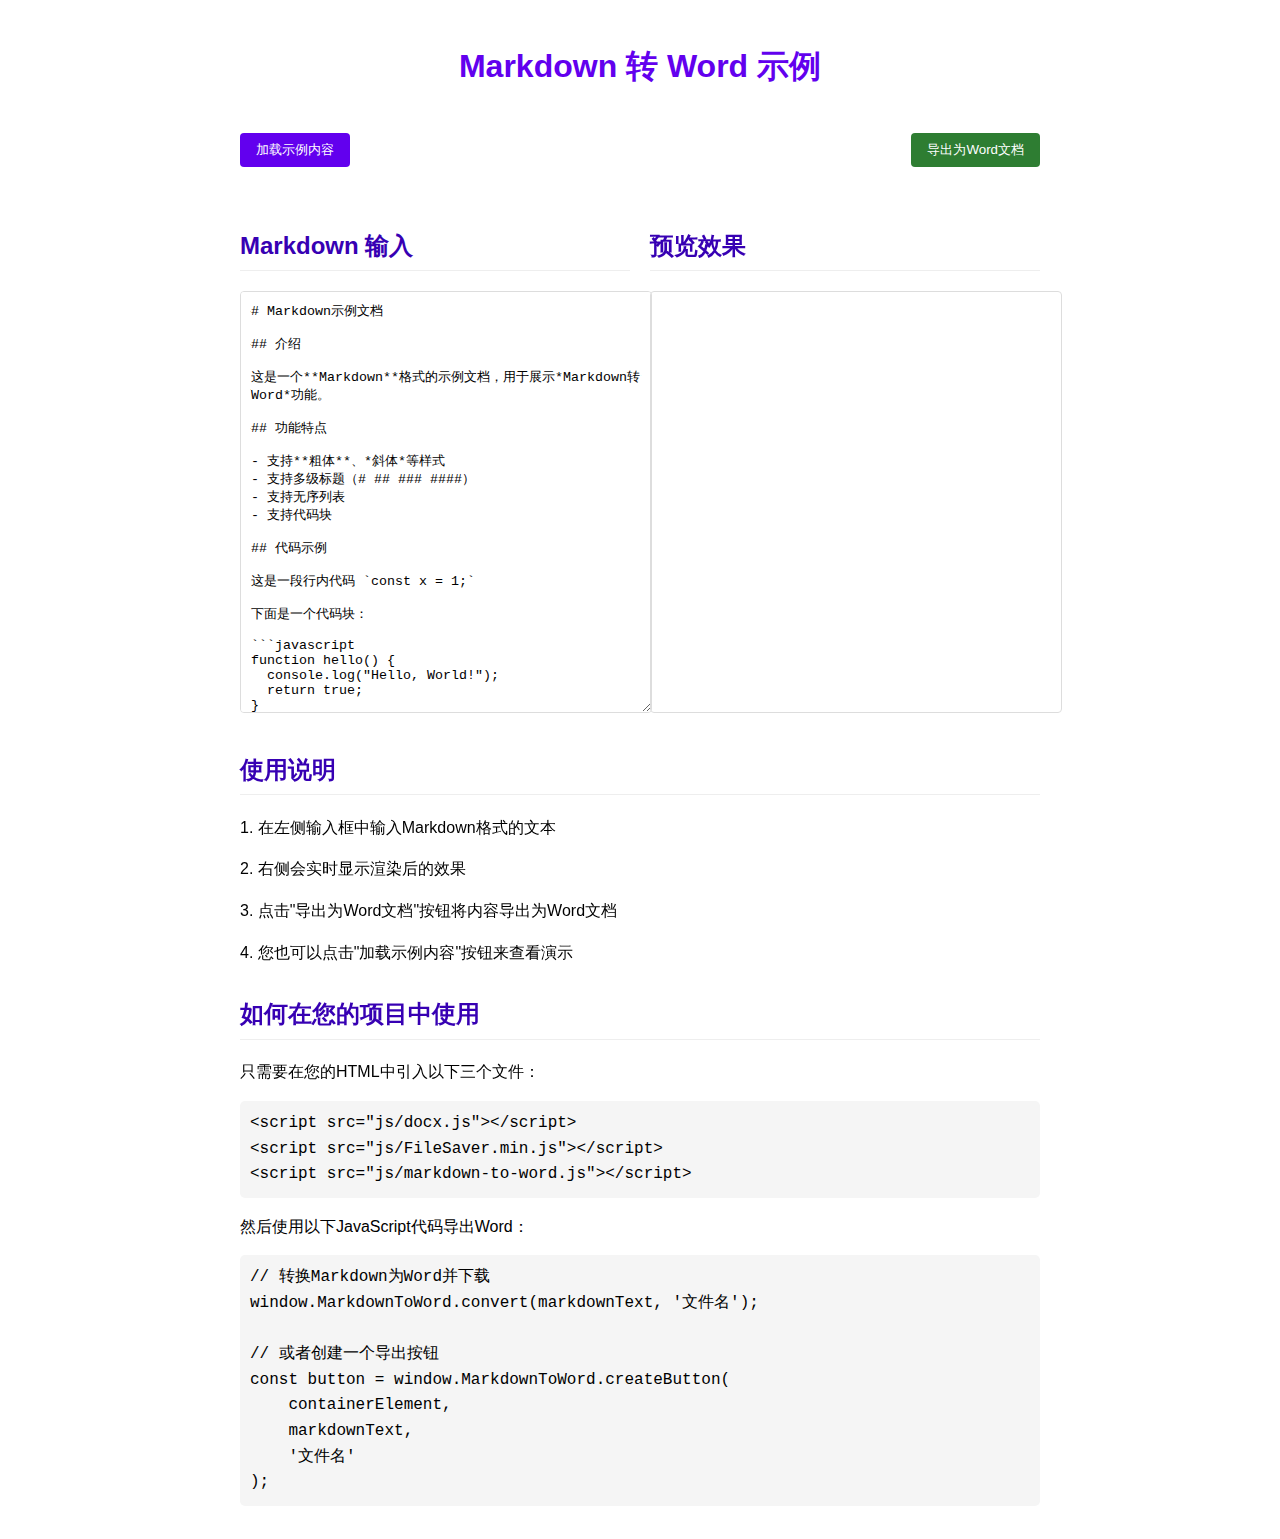
<file: markdown-to-word-demo.html>
<!DOCTYPE html>
<html lang="zh">
<head>
    <meta charset="UTF-8">
    <meta name="viewport" content="width=device-width, initial-scale=1.0">
    <title>Markdown 转 Word 示例</title>
    <!-- 添加favicon，避免404错误 -->
    <link rel="icon" href="data:image/svg+xml,<svg xmlns=%22http://www.w3.org/2000/svg%22 viewBox=%220 0 100 100%22><text y=%22.9em%22 font-size=%2290%22>📄</text></svg>">
    <!-- 添加 markdown 解析库 -->
    <script src="https://cdn.bootcdn.net/ajax/libs/marked/4.0.0/marked.min.js" defer></script>
    <!-- 添加代码高亮库 -->
    <link rel="stylesheet" href="https://cdn.bootcdn.net/ajax/libs/highlight.js/11.3.1/styles/github.min.css">
    <script src="https://cdn.bootcdn.net/ajax/libs/highlight.js/11.3.1/highlight.min.js" defer></script>
    <!-- 添加docx.js用于生成Word文档 -->
    <script src="js/docx.js" defer></script>
    <!-- 添加FileSaver.js用于保存文件 -->
    <script src="js/FileSaver.min.js" defer></script>
    <!-- 引入我们创建的markdown-to-word.js -->
    <script src="js/markdown-to-word.js" defer></script>
    <style>
        body {
            font-family: 'Segoe UI', Tahoma, Geneva, Verdana, sans-serif;
            max-width: 800px;
            margin: 0 auto;
            padding: 20px;
            line-height: 1.6;
        }
        h1 {
            color: #6200ee;
            text-align: center;
            margin-bottom: 30px;
        }
        h2 {
            color: #3700b3;
            border-bottom: 1px solid #eee;
            padding-bottom: 5px;
            margin-top: 30px;
        }
        .container {
            display: flex;
            gap: 20px;
        }
        .input-section, .preview-section {
            flex: 1;
        }
        textarea {
            width: 100%;
            height: 400px;
            padding: 10px;
            border: 1px solid #ddd;
            border-radius: 4px;
        }
        .preview {
            width: 100%;
            height: 400px;
            padding: 10px;
            border: 1px solid #ddd;
            border-radius: 4px;
            overflow: auto;
        }
        button {
            background-color: #6200ee;
            color: white;
            border: none;
            padding: 8px 16px;
            border-radius: 4px;
            cursor: pointer;
            margin: 10px 0;
        }
        button:hover {
            background-color: #3700b3;
        }
        .controls {
            display: flex;
            justify-content: space-between;
            align-items: center;
            margin-bottom: 20px;
        }
        code {
            background-color: #f5f5f5;
            padding: 2px 4px;
            border-radius: 3px;
            font-family: Consolas, Monaco, 'Andale Mono', monospace;
        }
        pre {
            background-color: #f5f5f5;
            padding: 10px;
            border-radius: 5px;
            overflow-x: auto;
        }
        pre code {
            background-color: transparent;
            padding: 0;
        }
        .word-btn {
            background-color: #2e7d32;
        }
        .word-btn:hover {
            background-color: #1b5e20;
        }
    </style>
</head>
<body>
    <h1>Markdown 转 Word 示例</h1>
    
    <div class="controls">
        <button id="load-sample">加载示例内容</button>
        <button id="export-word" class="word-btn">导出为Word文档</button>
    </div>
    
    <div class="container">
        <div class="input-section">
            <h2>Markdown 输入</h2>
            <textarea id="markdown-input" placeholder="在这里输入Markdown格式的文本..."></textarea>
        </div>
        <div class="preview-section">
            <h2>预览效果</h2>
            <div id="markdown-preview" class="preview"></div>
        </div>
    </div>
    
    <h2>使用说明</h2>
    <p>1. 在左侧输入框中输入Markdown格式的文本</p>
    <p>2. 右侧会实时显示渲染后的效果</p>
    <p>3. 点击"导出为Word文档"按钮将内容导出为Word文档</p>
    <p>4. 您也可以点击"加载示例内容"按钮来查看演示</p>
    
    <h2>如何在您的项目中使用</h2>
    <p>只需要在您的HTML中引入以下三个文件：</p>
    <pre><code>&lt;script src="js/docx.js"&gt;&lt;/script&gt;
&lt;script src="js/FileSaver.min.js"&gt;&lt;/script&gt;
&lt;script src="js/markdown-to-word.js"&gt;&lt;/script&gt;</code></pre>
    
    <p>然后使用以下JavaScript代码导出Word：</p>
    <pre><code>// 转换Markdown为Word并下载
window.MarkdownToWord.convert(markdownText, '文件名');

// 或者创建一个导出按钮
const button = window.MarkdownToWord.createButton(
    containerElement, 
    markdownText, 
    '文件名'
);</code></pre>

    <script defer>
        // 示例Markdown文本
        const sampleMarkdown = `# Markdown示例文档

## 介绍

这是一个**Markdown**格式的示例文档，用于展示*Markdown转Word*功能。

## 功能特点

- 支持**粗体**、*斜体*等样式
- 支持多级标题（# ## ### ####）
- 支持无序列表
- 支持代码块

## 代码示例

这是一段行内代码 \`const x = 1;\`

下面是一个代码块：

\`\`\`javascript
function hello() {
  console.log("Hello, World!");
  return true;
}
\`\`\`

## 总结

通过这个示例，我们演示了如何将Markdown文本转换为Word文档，并保留原始的格式和样式。`;

        // DOM元素
        const markdownInput = document.getElementById('markdown-input');
        const markdownPreview = document.getElementById('markdown-preview');
        const loadSampleBtn = document.getElementById('load-sample');
        const exportWordBtn = document.getElementById('export-word');
        
        // 更新预览
        function updatePreview() {
            const markdown = markdownInput.value;
            markdownPreview.innerHTML = marked.parse(markdown);
            
            // 应用代码高亮
            document.querySelectorAll('pre code').forEach((block) => {
                hljs.highlightBlock(block);
            });
        }
        
        // 加载示例内容
        loadSampleBtn.addEventListener('click', () => {
            markdownInput.value = sampleMarkdown;
            updatePreview();
        });
        
        // 导出Word文档
        exportWordBtn.addEventListener('click', () => {
            const markdown = markdownInput.value;
            if (!markdown.trim()) {
                alert('请先输入一些Markdown文本');
                return;
            }
            
            // 使用我们的MarkdownToWord库导出Word
            window.MarkdownToWord.convert(markdown, 'Markdown示例');
        });
        
        // 实时更新预览
        markdownInput.addEventListener('input', updatePreview);
        
        // 初始加载示例
        markdownInput.value = sampleMarkdown;
        updatePreview();
    </script>
</body>
</html>
</file>
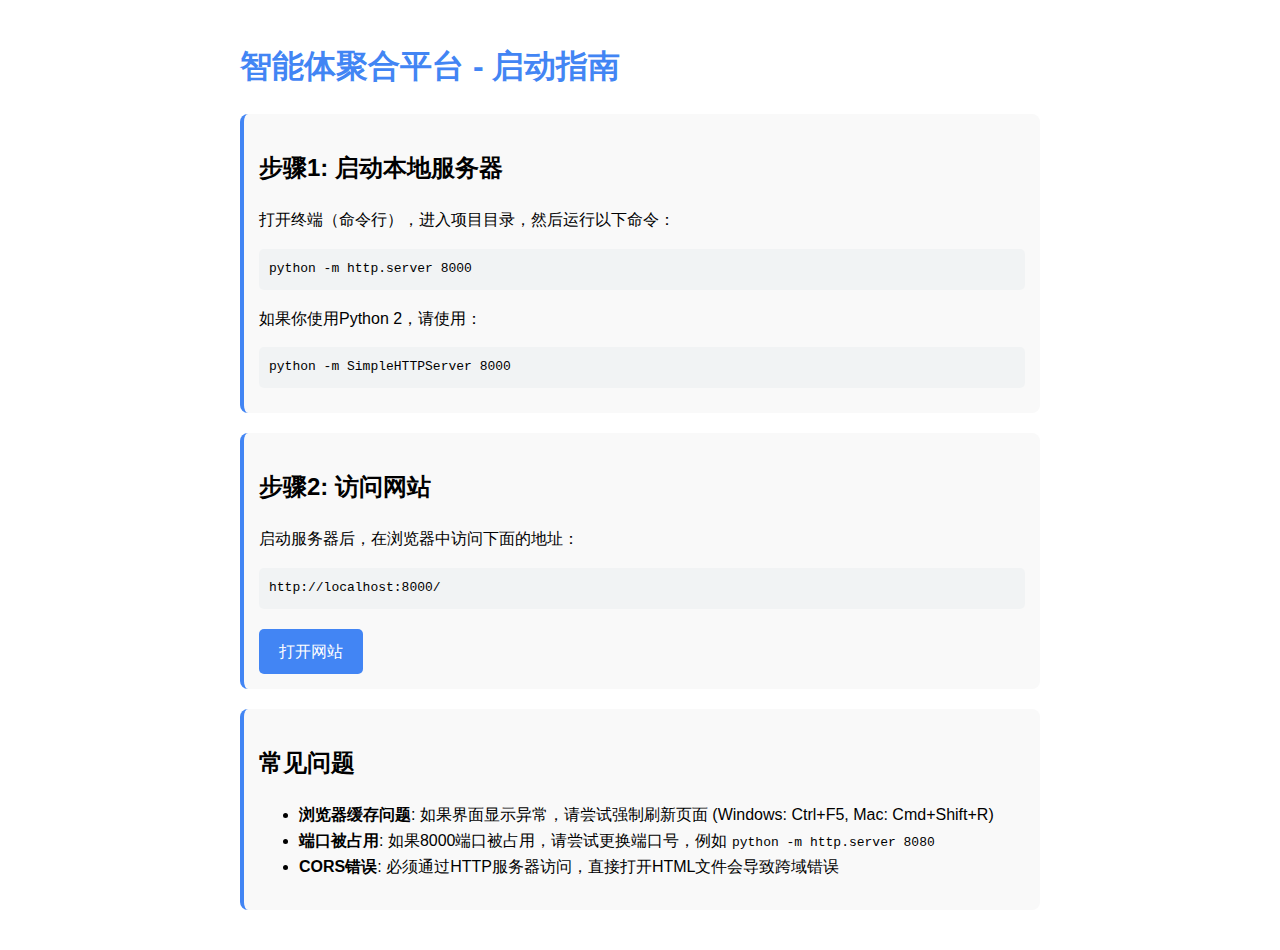
<file: start.html>
<!DOCTYPE html>
<html lang="zh">
<head>
    <meta charset="UTF-8">
    <meta name="viewport" content="width=device-width, initial-scale=1.0">
    <title>启动智能体聚合平台</title>
    <style>
        body {
            font-family: 'PingFang SC', 'Microsoft YaHei', Arial, sans-serif;
            max-width: 800px;
            margin: 0 auto;
            padding: 20px;
            line-height: 1.6;
        }
        h1 {
            color: #4285f4;
        }
        .step {
            margin-bottom: 20px;
            padding: 15px;
            background-color: #f9f9f9;
            border-radius: 8px;
            border-left: 4px solid #4285f4;
        }
        .command {
            background-color: #f1f3f4;
            padding: 10px;
            border-radius: 5px;
            font-family: monospace;
            margin: 10px 0;
        }
        .button {
            display: inline-block;
            padding: 10px 20px;
            background-color: #4285f4;
            color: white;
            text-decoration: none;
            border-radius: 5px;
            margin-top: 10px;
        }
    </style>
</head>
<body>
    <h1>智能体聚合平台 - 启动指南</h1>
    
    <div class="step">
        <h2>步骤1: 启动本地服务器</h2>
        <p>打开终端（命令行），进入项目目录，然后运行以下命令：</p>
        <div class="command">python -m http.server 8000</div>
        <p>如果你使用Python 2，请使用：</p>
        <div class="command">python -m SimpleHTTPServer 8000</div>
    </div>
    
    <div class="step">
        <h2>步骤2: 访问网站</h2>
        <p>启动服务器后，在浏览器中访问下面的地址：</p>
        <div class="command">http://localhost:8000/</div>
        <a href="http://localhost:8000/" class="button">打开网站</a>
    </div>
    
    <div class="step">
        <h2>常见问题</h2>
        <ul>
            <li><strong>浏览器缓存问题</strong>: 如果界面显示异常，请尝试强制刷新页面 (Windows: Ctrl+F5, Mac: Cmd+Shift+R)</li>
            <li><strong>端口被占用</strong>: 如果8000端口被占用，请尝试更换端口号，例如 <code>python -m http.server 8080</code></li>
            <li><strong>CORS错误</strong>: 必须通过HTTP服务器访问，直接打开HTML文件会导致跨域错误</li>
        </ul>
    </div>
</body>
</html>
</file>
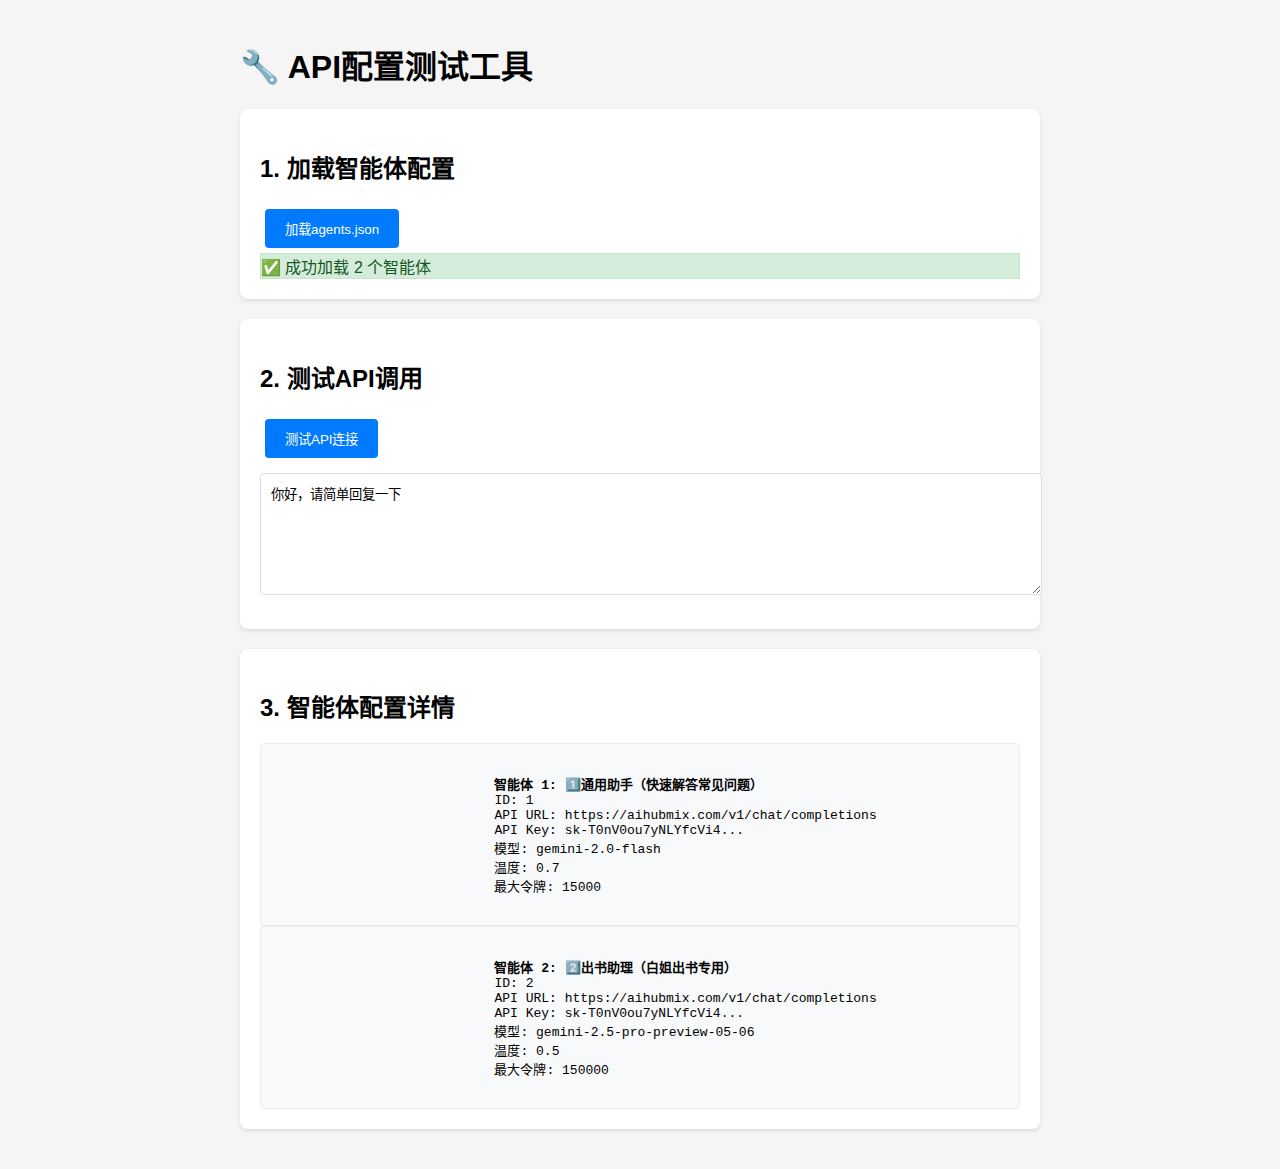
<file: test-api-config.html>
<!DOCTYPE html>
<html lang="zh-CN">
<head>
    <meta charset="UTF-8">
    <meta name="viewport" content="width=device-width, initial-scale=1.0">
    <title>API配置测试</title>
    <style>
        body {
            font-family: Arial, sans-serif;
            max-width: 800px;
            margin: 0 auto;
            padding: 20px;
            background-color: #f5f5f5;
        }
        .test-container {
            background: white;
            padding: 20px;
            border-radius: 8px;
            margin-bottom: 20px;
            box-shadow: 0 2px 4px rgba(0,0,0,0.1);
        }
        .test-result {
            padding: 10px;
            border-radius: 4px;
            margin: 10px 0;
        }
        .success {
            background-color: #d4edda;
            color: #155724;
            border: 1px solid #c3e6cb;
        }
        .error {
            background-color: #f8d7da;
            color: #721c24;
            border: 1px solid #f5c6cb;
        }
        .info {
            background-color: #d1ecf1;
            color: #0c5460;
            border: 1px solid #bee5eb;
        }
        button {
            background-color: #007bff;
            color: white;
            border: none;
            padding: 10px 20px;
            border-radius: 4px;
            cursor: pointer;
            margin: 5px;
        }
        button:hover {
            background-color: #0056b3;
        }
        textarea {
            width: 100%;
            height: 100px;
            margin: 10px 0;
            padding: 10px;
            border: 1px solid #ddd;
            border-radius: 4px;
        }
        .config-display {
            background-color: #f8f9fa;
            padding: 15px;
            border-radius: 4px;
            border: 1px solid #e9ecef;
            font-family: monospace;
            white-space: pre-wrap;
        }
    </style>
</head>
<body>
    <h1>🔧 API配置测试工具</h1>
    
    <div class="test-container">
        <h2>1. 加载智能体配置</h2>
        <button onclick="loadAgentsConfig()">加载agents.json</button>
        <div id="config-result"></div>
    </div>
    
    <div class="test-container">
        <h2>2. 测试API调用</h2>
        <button onclick="testAPICall()">测试API连接</button>
        <textarea id="test-message" placeholder="输入测试消息...">你好，请简单回复一下</textarea>
        <div id="api-result"></div>
    </div>
    
    <div class="test-container">
        <h2>3. 智能体配置详情</h2>
        <div id="agent-details"></div>
    </div>

    <script>
        let currentAgents = [];
        
        // 加载智能体配置
        async function loadAgentsConfig() {
            const resultDiv = document.getElementById('config-result');
            const detailsDiv = document.getElementById('agent-details');
            
            try {
                resultDiv.innerHTML = '<div class="info">正在加载agents.json...</div>';
                
                const response = await fetch('agents.json?t=' + Date.now());
                if (!response.ok) {
                    throw new Error(`HTTP错误: ${response.status}`);
                }
                
                const agents = await response.json();
                currentAgents = agents;
                
                resultDiv.innerHTML = `<div class="success">✅ 成功加载 ${agents.length} 个智能体</div>`;
                
                // 显示详细配置
                let detailsHtml = '';
                agents.forEach((agent, index) => {
                    detailsHtml += `
                        <div class="config-display">
                            <strong>智能体 ${index + 1}: ${agent.name}</strong>
                            ID: ${agent.id}
                            API URL: ${agent.apiUrl}
                            API Key: ${agent.apiKeyVariableName ? agent.apiKeyVariableName.substring(0, 20) + '...' : '未设置'}
                            模型: ${agent.model}
                            温度: ${agent.temperature}
                            最大令牌: ${agent.max_tokens}
                        </div>
                    `;
                });
                detailsDiv.innerHTML = detailsHtml;
                
            } catch (error) {
                resultDiv.innerHTML = `<div class="error">❌ 加载失败: ${error.message}</div>`;
                console.error('加载agents.json失败:', error);
            }
        }
        
        // 测试API调用
        async function testAPICall() {
            const resultDiv = document.getElementById('api-result');
            const message = document.getElementById('test-message').value;
            
            if (currentAgents.length === 0) {
                resultDiv.innerHTML = '<div class="error">❌ 请先加载智能体配置</div>';
                return;
            }
            
            const agent = currentAgents[0]; // 使用第一个智能体测试
            
            try {
                resultDiv.innerHTML = '<div class="info">🔄 正在测试API调用...</div>';
                
                // 准备请求数据
                const requestData = {
                    model: agent.model,
                    messages: [
                        { role: 'system', content: agent.systemPrompt || '你是一个有用的助手' },
                        { role: 'user', content: message }
                    ],
                    temperature: agent.temperature || 0.7,
                    max_tokens: Math.min(agent.max_tokens || 1000, 1000), // 限制测试用的token数
                    stream: false // 测试时不使用流式
                };
                
                console.log('测试请求数据:', requestData);
                console.log('使用API密钥:', agent.apiKeyVariableName ? agent.apiKeyVariableName.substring(0, 20) + '...' : '未设置');
                
                const response = await fetch(agent.apiUrl, {
                    method: 'POST',
                    headers: {
                        'Authorization': `Bearer ${agent.apiKeyVariableName}`,
                        'Content-Type': 'application/json'
                    },
                    body: JSON.stringify(requestData)
                });
                
                console.log('响应状态:', response.status);
                
                if (!response.ok) {
                    const errorData = await response.json().catch(() => ({}));
                    throw new Error(`API调用失败 (${response.status}): ${errorData.error?.message || response.statusText}`);
                }
                
                const data = await response.json();
                console.log('API响应:', data);
                
                let responseText = '';
                if (data.choices && data.choices[0] && data.choices[0].message) {
                    responseText = data.choices[0].message.content;
                } else if (data.candidates && data.candidates[0] && data.candidates[0].content) {
                    responseText = data.candidates[0].content.parts[0].text;
                } else {
                    responseText = '无法解析AI响应';
                }
                
                resultDiv.innerHTML = `
                    <div class="success">✅ API调用成功!</div>
                    <div class="config-display">
                        <strong>AI回复:</strong>
                        ${responseText}
                    </div>
                `;
                
            } catch (error) {
                resultDiv.innerHTML = `<div class="error">❌ API调用失败: ${error.message}</div>`;
                console.error('API调用失败:', error);
            }
        }
        
        // 页面加载时自动加载配置
        window.onload = function() {
            loadAgentsConfig();
        };
    </script>
</body>
</html>
</file>
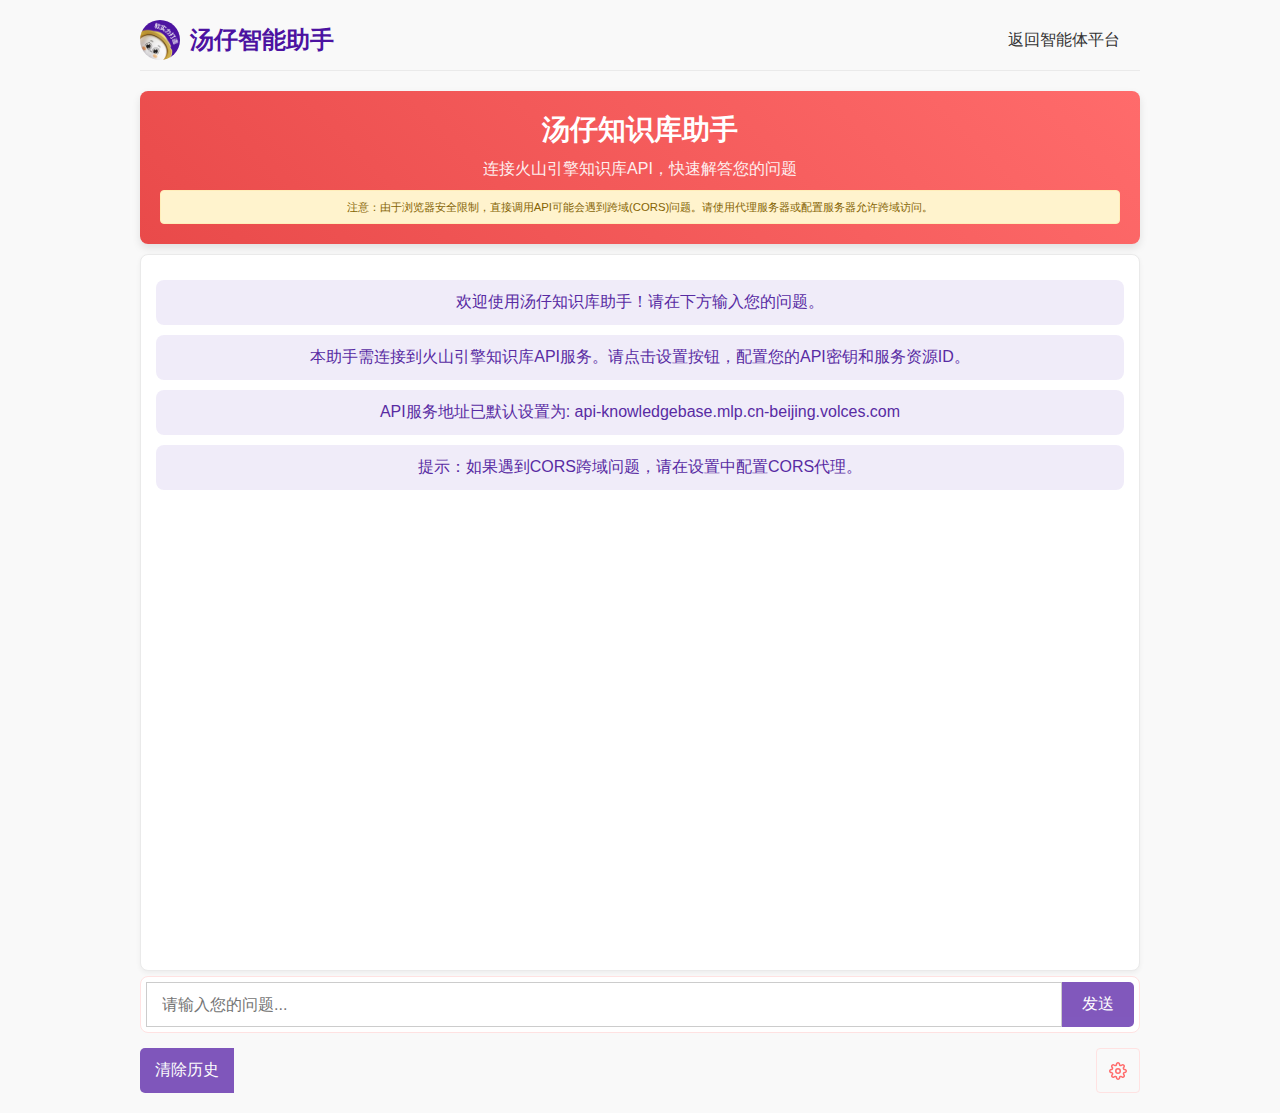
<file: tangzai_assistant/tangzai.html>
<!DOCTYPE html>
<html lang="zh">
<head>
    <meta charset="UTF-8">
    <meta name="viewport" content="width=device-width, initial-scale=1.0, maximum-scale=1.0, user-scalable=no">
    <title>汤仔智能助手 - 知识库服务</title>
    <!-- 添加错误捕获代码 -->
    <script>
        window.onerror = function(message, source, lineno, colno, error) {
            // 创建错误信息元素
            const errorDiv = document.createElement('div');
            errorDiv.style.backgroundColor = '#ffebee';
            errorDiv.style.color = '#b71c1c';
            errorDiv.style.padding = '15px';
            errorDiv.style.margin = '15px 0';
            errorDiv.style.borderRadius = '5px';
            errorDiv.style.border = '1px solid #ef9a9a';
            errorDiv.style.fontFamily = 'monospace';
            errorDiv.style.whiteSpace = 'pre-wrap';
            errorDiv.innerHTML = `<strong>页面加载出错:</strong><br>${message}<br>文件: ${source}<br>行号: ${lineno}, 列号: ${colno}<br>${error ? error.stack : ''}`;
            
            // 页面加载完成后添加错误信息
            if (document.body) {
                document.body.prepend(errorDiv);
            } else {
                window.addEventListener('DOMContentLoaded', function() {
                    document.body.prepend(errorDiv);
                });
            }
            
            // 返回true阻止默认错误处理
            return true;
        };
    </script>
    <!-- 添加favicon，避免404错误 -->
    <link rel="icon" href="data:image/svg+xml,<svg xmlns=%22http://www.w3.org/2000/svg%22 viewBox=%220 0 100 100%22><text y=%22.9em%22 font-size=%2290%22>🤖</text></svg>">
    <!-- 添加apple-touch-icon，避免404错误 -->
    <link rel="apple-touch-icon" href="data:image/svg+xml,<svg xmlns=%22http://www.w3.org/2000/svg%22 viewBox=%220 0 100 100%22><text y=%22.9em%22 font-size=%2290%22>🤖</text></svg>">
    <!-- 添加 markdown 解析库 -->
    <script src="https://cdn.bootcdn.net/ajax/libs/marked/4.0.0/marked.min.js"></script>
    <!-- 添加代码高亮库 -->
    <link rel="stylesheet" href="https://cdn.bootcdn.net/ajax/libs/highlight.js/11.3.1/styles/github.min.css">
    <script src="https://cdn.bootcdn.net/ajax/libs/highlight.js/11.3.1/highlight.min.js"></script>
    <link rel="stylesheet" href="../style.css">
    <link rel="stylesheet" href="tangzai.css">
</head>
<body>
    <!-- 导航栏 -->
    <div class="nav-container">
        <div class="logo">
            <img src="../tangzai.jpg" alt="汤仔Logo">
            汤仔智能助手
        </div>
        <div class="nav-links">
            <a href="../index.html" class="nav-link">返回智能体平台</a>
        </div>
    </div>

    <!-- 聊天介绍横幅 -->
    <div class="platform-banner tangzai-banner">
        <div class="banner-content">
            <h1>汤仔知识库助手</h1>
            <p>连接火山引擎知识库API，快速解答您的问题</p>
            <div class="api-notice">
                <small>注意：由于浏览器安全限制，直接调用API可能会遇到跨域(CORS)问题。请使用代理服务器或配置服务器允许跨域访问。</small>
            </div>
        </div>
    </div>

    <!-- 聊天区域 -->
    <div id="chat-container" class="tangzai-chat-container"></div>
    
    <!-- 输入区域 -->
    <div id="input-container" class="tangzai-input-container">
        <input type="text" id="user-input" placeholder="请输入您的问题..." />
        <button id="send-button">发送</button>
    </div>
    
    <!-- 设置和配置区域 -->
    <div class="tangzai-controls">
        <button id="clear-button" title="清除聊天记录">清除历史</button>
        <button id="settings-button" class="settings-btn" title="设置">
            <svg class="settings-icon" viewBox="0 0 24 24" fill="none" xmlns="http://www.w3.org/2000/svg">
                <path d="M12 15C13.6569 15 15 13.6569 15 12C15 10.3431 13.6569 9 12 9C10.3431 9 9 10.3431 9 12C9 13.6569 10.3431 15 12 15Z" stroke="currentColor" stroke-width="2" stroke-linecap="round" stroke-linejoin="round"/>
                <path d="M19.4 15C19.2669 15.3016 19.2272 15.6362 19.286 15.9606C19.3448 16.285 19.4995 16.5843 19.73 16.82L19.79 16.88C19.976 17.0657 20.1235 17.2863 20.2241 17.5291C20.3248 17.7719 20.3766 18.0322 20.3766 18.295C20.3766 18.5578 20.3248 18.8181 20.2241 19.0609C20.1235 19.3037 19.976 19.5243 19.79 19.71C19.6043 19.896 19.3837 20.0435 19.1409 20.1441C18.8981 20.2448 18.6378 20.2966 18.375 20.2966C18.1122 20.2966 17.8519 20.2448 17.6091 20.1441C17.3663 20.0435 17.1457 19.896 16.96 19.71L16.9 19.65C16.6643 19.4195 16.365 19.2648 16.0406 19.206C15.7162 19.1472 15.3816 19.1869 15.08 19.32C14.7842 19.4468 14.532 19.6572 14.3543 19.9255C14.1766 20.1938 14.0813 20.5082 14.08 20.83V21C14.08 21.5304 13.8693 22.0391 13.4942 22.4142C13.1191 22.7893 12.6104 23 12.08 23C11.5496 23 11.0409 22.7893 10.6658 22.4142C10.2907 22.0391 10.08 21.5304 10.08 21V20.91C10.0723 20.579 9.96512 20.258 9.77251 19.9887C9.5799 19.7194 9.31074 19.5143 9 19.4C8.69838 19.2669 8.36381 19.2272 8.03941 19.286C7.71502 19.3448 7.41568 19.4995 7.18 19.73L7.12 19.79C6.93425 19.976 6.71368 20.1235 6.47088 20.2241C6.22808 20.3248 5.96783 20.3766 5.705 20.3766C5.44217 20.3766 5.18192 20.3248 4.93912 20.2241C4.69632 20.1235 4.47575 19.976 4.29 19.79C4.10405 19.6043 3.95653 19.3837 3.85588 19.1409C3.75523 18.8981 3.70343 18.6378 3.70343 18.375C3.70343 18.1122 3.75523 17.8519 3.85588 17.6091C3.95653 17.3663 4.10405 17.1457 4.29 16.96L4.35 16.9C4.58054 16.6643 4.73519 16.365 4.794 16.0406C4.85282 15.7162 4.81312 15.3816 4.68 15.08C4.55324 14.7842 4.34276 14.532 4.07447 14.3543C3.80618 14.1766 3.49179 14.0813 3.17 14.08H3C2.46957 14.08 1.96086 13.8693 1.58579 13.4942C1.21071 13.1191 1 12.6104 1 12.08C1 11.5496 1.21071 11.0409 1.58579 10.6658C1.96086 10.2907 2.46957 10.08 3 10.08H3.09C3.42099 10.0723 3.742 9.96512 4.0113 9.77251C4.28059 9.5799 4.48572 9.31074 4.6 9C4.73312 8.69838 4.77282 8.36381 4.714 8.03941C4.65519 7.71502 4.50054 7.41568 4.27 7.18L4.21 7.12C4.02405 6.93425 3.87653 6.71368 3.77588 6.47088C3.67523 6.22808 3.62343 5.96783 3.62343 5.705C3.62343 5.44217 3.67523 5.18192 3.77588 4.93912C3.87653 4.69632 4.02405 4.47575 4.21 4.29C4.39575 4.10405 4.61632 3.95653 4.85912 3.85588C5.10192 3.75523 5.36217 3.70343 5.625 3.70343C5.88783 3.70343 6.14808 3.75523 6.39088 3.85588C6.63368 3.87653 6.85425 4.02405 7.04 4.21L7.1 4.35C7.33568 4.58054 7.63502 4.73519 7.95941 4.794C8.28381 4.85282 8.61838 4.81312 8.92 4.68H9C9.29577 4.55324 9.54802 4.34276 9.72569 4.07447C9.90337 3.80618 9.99872 3.49179 10 3.17V3C10 2.46957 10.2107 1.96086 10.5858 1.58579C10.9609 1.21071 11.4696 1 12 1C12.5304 1 13.0391 1.21071 13.4142 1.58579C13.7893 1.96086 14 2.46957 14 3V3.09C14.0013 3.41179 14.0966 3.72618 14.2743 3.99447C14.452 4.26276 14.7042 4.47324 15 4.6C15.3016 4.73312 15.6362 4.77282 15.9606 4.714C16.285 4.65519 16.5843 4.50054 16.82 4.27L16.88 4.21C17.0657 4.02405 17.2863 3.87653 17.5291 3.77588C17.7719 3.67523 18.0322 3.62343 18.295 3.62343C18.5578 3.62343 18.8181 3.67523 19.0609 3.77588C19.3037 3.87653 19.5243 4.02405 19.71 4.21C19.896 4.39575 20.0435 4.61632 20.1441 4.85912C20.2448 5.10192 20.2966 5.36217 20.2966 5.625C20.2966 5.88783 20.2448 6.14808 20.1441 6.39088C20.0435 6.63368 19.896 6.85425 19.71 7.04L19.65 7.1C19.4195 7.33568 19.2648 7.63502 19.206 7.95941C19.1472 8.28381 19.1869 8.61838 19.32 8.92V9C19.4468 9.29577 19.6572 9.54802 19.9255 9.72569C20.1938 9.90337 20.5082 9.99872 20.83 10H21C21.5304 10 22.0391 10.2107 22.4142 10.5858C22.7893 10.9609 23 11.4696 23 12C23 12.5304 22.7893 13.0391 22.4142 13.4142C22.0391 13.7893 21.5304 14 21 14H20.91C20.5882 14.0013 20.2738 14.0966 20.0055 14.2743C19.7372 14.452 19.5268 14.7042 19.4 15Z" stroke="currentColor" stroke-width="2" stroke-linecap="round" stroke-linejoin="round"/>
            </svg>
        </button>
    </div>

    <!-- 设置面板 -->
    <div class="overlay" id="settings-overlay"></div>
    <div id="settings-panel" class="tangzai-settings-panel">
        <div class="settings-header">
            <div class="settings-title">知识库设置</div>
            <button class="close-btn" id="close-settings">&times;</button>
        </div>
        <div class="settings-group">
            <div class="settings-option">
                <div>
                    <div>API服务地址</div>
                    <div class="settings-description">火山引擎知识库API服务地址（不含http://）</div>
                </div>
                <input type="text" id="api-domain-input" class="settings-input" placeholder="例如: api-knowledgebase.mlp.cn-beijing.volces.com" />
            </div>
            <div class="settings-option">
                <div>
                    <div>CORS代理服务</div>
                    <div class="settings-description">用于解决跨域问题的代理服务器URL（留空则使用默认代理）</div>
                </div>
                <input type="text" id="cors-proxy-input" class="settings-input" placeholder="例如: https://cors-anywhere.herokuapp.com/" />
            </div>
            <div class="settings-option">
                <div>
                    <div>知识库API密钥</div>
                    <div class="settings-description">输入您的火山引擎知识库服务API密钥</div>
                </div>
                <input type="text" id="api-key-input" class="settings-input" placeholder="输入API密钥" />
            </div>
            <div class="settings-option">
                <div>
                    <div>服务资源ID</div>
                    <div class="settings-description">输入您的火山引擎知识库服务资源ID (service_resource_id)</div>
                </div>
                <input type="text" id="service-id-input" class="settings-input" placeholder="输入服务资源ID" />
            </div>
            <div class="settings-option">
                <div>
                    <div>启用流式输出</div>
                    <div class="settings-description">逐字显示AI回复内容</div>
                </div>
                <label class="toggle-switch">
                    <input type="checkbox" id="stream-enabled" checked>
                    <span class="toggle-slider"></span>
                </label>
            </div>
            <div class="settings-option">
                <div>
                    <div>启用Markdown渲染</div>
                    <div class="settings-description">将AI回复渲染为带格式的文本</div>
                </div>
                <label class="toggle-switch">
                    <input type="checkbox" id="markdown-enabled" checked>
                    <span class="toggle-slider"></span>
                </label>
            </div>
            <div class="settings-footer">
                <button id="save-settings" class="settings-save-btn">保存设置</button>
                <button id="test-connection" class="settings-test-btn">测试连接</button>
            </div>
        </div>
    </div>

    <script src="tangzai.js"></script>
</body>
</html>
</file>
<file: style.css>
/* CSS 变量定义 */
:root {
    --font-family-primary: 'PingFang SC', 'Microsoft YaHei', Arial, sans-serif;
    --color-primary: #4285f4;
    --color-primary-dark: #3367d6;
    --color-secondary: #5f6368;
    --color-success: #34a853;
    --color-warning: #fbbc04;
    --color-danger: #8e24aa;
    --color-text-primary: #333;
    --color-text-secondary: #666;
    --color-text-light: white;
    --color-logo: rgb(76, 18, 161);
    --background-body: #f9f9f9;
    --background-container: white;
    --background-user-message: #e3f2fd;
    --background-ai-message: #f1f3f4;
    --background-system-message: #fdecea;
    --background-code-block: #f6f8fa;
    --border-color-light: #eaeaea;
    --border-color-medium: #ccc;
    --border-color-dark: #dfe2e5;
    --border-color-copy-btn: #e0e0e0;
    --border-color-copy-btn-hover: #d0d0d0;
    --border-color-copy-btn-copied: #2e8c4a;
    --box-shadow-light: 0 2px 5px rgba(0,0,0,0.05);
    --box-shadow-settings: 0 4px 12px rgba(0,0,0,0.15);
}

/* 全局样式 */
body {
    font-family: 'PingFang SC', 'Microsoft YaHei', Arial, sans-serif;
    max-width: 1000px;
    margin: 0 auto;
    padding: 20px;
    background-color: #f9f9f9;
    color: #333;
}

/* 头像样式 */
.avatar {
    width: 50px;
    height: 50px;
    border-radius: 50%;
    object-fit: cover;
    margin-right: 10px;
}

/* 头部样式 */
.header {
    display: flex;
    align-items: center;
    margin-bottom: 20px;
}

/* 导航栏样式 */
.nav-container {
    display: flex;
    justify-content: space-between;
    align-items: center;
    margin-bottom: 20px;
    padding-bottom: 10px;
    border-bottom: 1px solid #eaeaea;
}

.logo {
    font-size: 1.5rem;
    font-weight: bold;
    color: rgb(76, 18, 161);
    display: flex;
    align-items: center;
}

.logo img {
    width: 40px;
    height: 40px;
    border-radius: 50%;
    margin-right: 10px;
}

.nav-links {
    display: flex;
    align-items: center;
}

.nav-link {
    margin-right: 20px;
    color: #333;
    text-decoration: none;
}

.mode-switcher {
    display: flex;
    align-items: center;
}

.mode-switcher label {
    margin-right: 10px;
}

/* 平台介绍横幅 */
.platform-banner {
    background: linear-gradient(135deg, #6033b5 0%, #9954e8 100%);
    color: white;
    padding: 20px;
    text-align: center;
    border-radius: 8px;
    margin: 10px 0;
    box-shadow: 0 4px 8px rgba(0, 0, 0, 0.1);
    display: block;
    transition: all 0.3s ease-in-out;
}

.platform-banner h1 {
    margin: 0 0 10px;
    font-size: 28px;
    font-weight: bold;
}

.platform-banner p {
    margin: 0;
    font-size: 16px;
    opacity: 0.9;
}

/* 智能体选择器 */
.agent-selector {
    width: 100%;
    margin-bottom: 20px;
    padding: 10px;
    border-radius: 5px;
    border: 1px solid #ccc;
    background-color: white;
    font-size: 1rem;
    color: rgb(76, 18, 161);
}

/* 聊天容器 */
#chat-container {
    height: calc(85vh - 80px); /* 增加聊天容器的高度占比 */
    border: 1px solid #eaeaea;
    padding: 15px;
    overflow-y: auto;
    margin-bottom: 5px; /* 减少底部边距 */
    border-radius: 8px;
    background-color: white;
    box-shadow: 0 2px 5px rgba(0,0,0,0.05);
}

/* 输入区域 */
#input-container {
    display: flex;
    margin-top: 5px; /* 减少顶部边距 */
    margin-bottom: 5px; /* 添加底部边距 */
}

#clear-button {
    background-color: rgb(76, 18, 161);  /* 改为与logo相同的颜色 */
    opacity: 0.7;
    color: white;
    border: none;
    border-radius: 5px 0 0 5px;
    padding: 12px 15px;
    cursor: pointer;
    font-size: 1rem;
    transition: opacity 0.3s;
}

#clear-button:hover {
    opacity: 1;
}

#user-input {
    flex: 1;
    padding: 10px 15px;
    border: 1px solid #ccc;
    border-radius: 0;
    font-size: 1rem;
}

#send-button {
    background-color: rgb(76, 18, 161);  /* 改为与logo相同的颜色 */
    opacity: 0.7;
    color: white;
    border: none;
    border-radius: 0 5px 5px 0;
    padding: 12px 20px;
    cursor: pointer;
    font-size: 1rem;
    transition: opacity 0.3s;
}

#send-button:hover {
    opacity: 1;
}

#send-button:hover {
    background-color: #6a1b9a;
}

/* 消息样式 */
.message {
    margin-bottom: 15px;
    padding: 12px;
    border-radius: 8px;
    max-width: 80%;
    word-wrap: break-word;
}

.user-message {
    background-color: #e3f2fd;
    margin-left: auto;
    text-align: right;
    border-bottom-right-radius: 2px;
}

.ai-message {
    background-color: #f1f3f4;
    margin-right: auto;
    border-bottom-left-radius: 2px;
}

.system-message {
    background-color: rgba(107, 70, 193, 0.1);
    color: rgb(88, 43, 163);
    margin: 10px auto;
    text-align: center;
    max-width: 100%;
}

.message-sender {
    font-weight: bold;
    margin-bottom: 5px;
    display: block;
}

/* 帮助链接 */
.help-link {
    text-align: center;
    margin-bottom: 5px; /* 减少底部边距 */
    margin-top: 0; /* 移除顶部边距 */
}

.help-link a {
    color: #4285f4;
    text-decoration: none;
    font-size: 0.9rem;
}

.help-link a:hover {
    text-decoration: underline;
}

/* 管理面板 */
#admin-panel {
    display: none;
    background-color: white;
    border-radius: 8px;
    padding: 20px;
    margin-top: 20px;
    box-shadow: 0 2px 5px rgba(0,0,0,0.05);
}

.admin-section {
    margin-bottom: 20px;
}

.admin-section h2 {
    border-bottom: 1px solid #eaeaea;
    padding-bottom: 10px;
    margin-bottom: 15px;
}

.agent-list {
    margin-bottom: 20px;
}

.agent-item {
    display: flex;
    justify-content: space-between;
    align-items: center;
    padding: 10px;
    border: 1px solid #eaeaea;
    border-radius: 5px;
    margin-bottom: 10px;
    background-color: #f8f9fa;
}

.agent-actions button {
    margin-left: 5px;
    padding: 5px 10px;
    border: none;
    border-radius: 4px;
    cursor: pointer;
}

.edit-btn {
    background-color: #fbbc04;
    color: white;
}

.delete-btn {
    background-color: #8e24aa;
    color: white;
}

/* 表单样式 */
.form-group {
    margin-bottom: 15px;
}

.form-group label {
    display: block;
    margin-bottom: 5px;
    font-weight: bold;
}

.form-control {
    width: 100%;
    padding: 10px;
    border: 1px solid #eaeaea;
    border-radius: 5px;
    font-size: 1rem;
}

textarea.form-control {
    min-height: 100px;
    resize: vertical;
}

.form-buttons {
    display: flex;
    justify-content: flex-end;
    gap: 10px;
}

.btn {
    padding: 10px 15px;
    border: none;
    border-radius: 5px;
    cursor: pointer;
    font-size: 1rem;
}

.btn-primary {
    background-color: #4285f4;
    color: white;
}

.btn-primary:hover {
    background-color: #3367d6;
}

.btn-secondary {
    background-color: #5f6368;
    color: white;
}

.btn-success {
    background-color: #34a853;
    color: white;
}

/* 响应式设计 */
@media (max-width: 768px) {
    body {
        padding: 10px;
    }
    
    .nav-container {
        flex-direction: column;
        padding: 10px 0;
    }
    
    .logo {
        margin-bottom: 10px;
        font-size: 1.2rem;
    }
    
    .logo img {
        width: 30px;
        height: 30px;
    }
    
    .platform-banner {
        padding: 10px;
        margin-bottom: 15px;
    }
    
    .platform-banner h1 {
        font-size: 1.1rem;
    }
    
    .platform-banner p {
        font-size: 0.8rem;
    }
    
    .agent-selector {
        font-size: 14px;
        margin-bottom: 10px;
    }
    
    #chat-container {
        height: calc(86vh - 100px); /* 平板设备上增加高度 */
        margin-bottom: 5px;
    }
    
    .message {
        max-width: 95%;
        padding: 10px;
        margin-bottom: 10px;
    }
    
    #input-container {
        flex-wrap: wrap;
    }
    
    #clear-button {
        padding: 8px;
        font-size: 12px;
    }
    
    #user-input {
        flex: 1 0 70%;
        font-size: 14px;
        padding: 10px;
    }
    
    #send-button {
        padding: 10px 12px;
        font-size: 14px;
    }
    
    /* 管理员面板移动适配 */
    #admin-panel {
        padding: 10px;
    }
    
    .admin-section {
        padding: 10px;
    }
    
    .admin-section h2 {
        font-size: 1.1rem;
    }
    
    .agent-item {
        flex-direction: column;
        align-items: flex-start;
    }
    
    .agent-actions {
        margin-top: 10px;
        width: 100%;
    }
    
    .agent-actions button {
        padding: 5px 8px;
        font-size: 12px;
    }
    
    .form-group {
        margin-bottom: 10px;
    }
    
    .form-control {
        font-size: 14px;
        padding: 8px;
    }
    
    textarea.form-control {
        height: 100px;
    }
    
    /* 设置面板移动适配 */
    #settings-panel {
        width: 90%;
        max-width: 320px;
        padding: 15px;
    }
}

/* 小型移动设备（手机） */
@media (max-width: 480px) {
    .platform-banner {
        padding: 8px;
    }
    
    .platform-banner h1 {
        font-size: 1rem;
    }
    
    .platform-banner p {
        font-size: 0.75rem;
    }
    
    #chat-container {
        height: calc(87vh - 100px); /* 手机设备上增加高度 */
    }
    
    #input-container {
        display: flex; /* 改为flex布局 */
        flex-wrap: wrap; /* 保持内容在需要时可以换行 */
        gap: 5px; /* 元素之间添加间距 */
        align-items: center; /* 垂直居中对齐 */
    }
    
    #clear-button {
        flex: 0 0 auto; /* 不拉伸，不收缩，保持原始大小 */
        padding: 8px;
        font-size: 12px;
        border-radius: 5px; /* 修复圆角 */
    }
    
    #user-input {
        flex: 1; /* 让输入框占据剩余空间 */
        margin: 0; /* 移除上下边距 */
        border-radius: 5px; /* 添加圆角 */
        padding: 8px 10px;
    }
    
    #send-button {
        flex: 0 0 auto; /* 不拉伸，不收缩，保持原始大小 */
        padding: 8px 10px;
        border-radius: 5px; /* 修复圆角 */
    }
    
    .mobile-controls {
        margin: 0 0 5px 0;
        padding: 5px 8px;
    }
    
    .message-controls {
        flex-direction: column;
        align-items: flex-end;
    }
    
    .copy-btn {
        margin-bottom: 5px;
    }
    
    .word-btn {
        margin-left: 0;
    }
}

/* AI消息中的Markdown样式 */
.ai-content {
    line-height: 1.6;
}

.ai-content pre {
    background-color: #f6f8fa;
    border-radius: 5px;
    padding: 12px;
    overflow-x: auto;
    margin: 10px 0;
}

.ai-content code {
    font-family: 'SFMono-Regular', Consolas, 'Liberation Mono', Menlo, monospace;
    font-size: 0.9em;
}

.ai-content p {
    margin: 10px 0;
}

.ai-content ul, .ai-content ol {
    margin: 10px 0;
    padding-left: 20px;
}

.ai-content blockquote {
    border-left: 4px solid #dfe2e5;
    padding-left: 16px;
    margin: 10px 0;
    color: #666;
}

.ai-content table {
    border-collapse: collapse;
    width: 100%;
    margin: 10px 0;
}

.ai-content th, .ai-content td {
    border: 1px solid #dfe2e5;
    padding: 6px 12px;
    text-align: left;
}

.ai-content img {
    max-width: 100%;
}

/* 复制按钮样式 */
.copy-btn {
    background-color: #f1f3f4;
    border: 1px solid #e0e0e0;
    border-radius: 4px;
    padding: 3px 8px;
    font-size: 12px;
    color: #555;
    margin-top: 8px;
    display: inline-block;
    float: right;
    margin-right: 0;
    transition: background-color 0.2s, color 0.2s;
}

.copy-btn:hover {
    background-color: #e0e3e6;
    border-color: #d0d0d0;
}

.copy-btn.copied {
    background-color: #34a853;
    color: white;
    border-color: #2e8c4a;
}

.message-header {
    display: flex;
    justify-content: space-between;
    align-items: center;
    margin-bottom: 8px;
}

.message-controls {
    display: flex;
    align-items: center;
}

/* 设置按钮 */
.settings-btn {
    background-color: transparent;
    border: none;
    cursor: pointer;
    margin-left: 15px;
    color: #5f6368;
    display: flex;
    align-items: center;
}

.settings-icon {
    width: 18px;
    height: 18px;
}

/* 设置面板 */
#settings-panel {
    display: none;
    position: fixed;
    top: 50%;
    left: 50%;
    transform: translate(-50%, -50%);
    background-color: white;
    padding: 20px;
    border-radius: 8px;
    box-shadow: 0 4px 12px rgba(0,0,0,0.15);
    z-index: 1000;
    width: 320px;
}

.settings-header {
    display: flex;
    justify-content: space-between;
    align-items: center;
    margin-bottom: 20px;
}

.settings-title {
    font-size: 1.2rem;
    font-weight: bold;
    color: #333;
}

.close-btn {
    background: transparent;
    border: none;
    font-size: 1.2rem;
    cursor: pointer;
    color: #5f6368;
}

.settings-group {
    margin-bottom: 15px;
}

.settings-group label {
    display: block;
    margin-bottom: 8px;
    font-weight: bold;
}

.toggle-switch {
    position: relative;
    display: inline-block;
    width: 44px;
    height: 22px;
}

.toggle-switch input {
    opacity: 0;
    width: 0;
    height: 0;
}

.toggle-slider {
    position: absolute;
    cursor: pointer;
    top: 0;
    left: 0;
    right: 0;
    bottom: 0;
    background-color: #ccc;
    transition: .4s;
    border-radius: 22px;
}

.toggle-slider:before {
    position: absolute;
    content: "";
    height: 18px;
    width: 18px;
    left: 3px;
    bottom: 2px;
    background-color: white;
    transition: .4s;
    border-radius: 50%;
}

input:checked + .toggle-slider {
    background-color: #4285f4;
}

input:checked + .toggle-slider:before {
    transform: translateX(20px);
}

.settings-option {
    display: flex;
    justify-content: space-between;
    align-items: center;
    margin-bottom: 10px;
}

.settings-description {
    font-size: 0.9rem;
    color: #666;
    margin-top: 4px;
}

.overlay {
    display: none;
    position: fixed;
    top: 0;
    left: 0;
    right: 0;
    bottom: 0;
    background-color: rgba(0,0,0,0.5);
    z-index: 999;
}

/* Word导出按钮 */
.word-btn {
    float: right;
    margin-top: 8px;
    margin-right: 5px;
    padding: 3px 8px;
    background-color: #4CAF50; /* 绿色 */
    color: white;
    border: 1px solid #409945;
    border-radius: 4px;
    cursor: pointer;
    font-size: 12px;
    transition: background-color 0.2s, color 0.2s;
    display: inline-block; /* 确保按钮是内联块元素 */
}

.word-btn:hover {
    background-color: #45a049; /* 深绿色 */
}

.word-btn:active {
    background-color: #3e8e41; /* 更深的绿色 */
}

/* 移动控件样式 */
.mobile-controls {
    display: flex;
    justify-content: space-between;
    align-items: center;
    margin: 0 0 5px 0; /* 减少上下边距 */
    padding: 5px 15px; /* 减少内边距 */
    background-color: #f8f9fa;
    border-radius: 8px;
    box-shadow: 0 1px 3px rgba(0,0,0,0.05);
}

.mobile-controls .mode-switcher {
    display: flex;
    align-items: center;
    background-color: transparent;
    padding: 5px 0;
}

.mobile-controls .mode-switcher label {
    margin-right: 10px;
    font-size: 14px;
    color: #444;
}

/* 底部设置按钮样式 */
.mobile-controls .settings-btn,
.mobile-controls .tangzai-btn {
    background-color: transparent;
    border: none;
    cursor: pointer;
    color: #5f6368;
    display: flex;
    align-items: center;
    padding: 5px 10px;
    border-radius: 4px;
    transition: background-color 0.2s;
}

.mobile-controls .settings-btn:hover,
.mobile-controls .tangzai-btn:hover {
    background-color: rgba(0,0,0,0.05);
}

.mobile-controls .settings-icon,
.mobile-controls .tangzai-icon {
    width: 18px;
    height: 18px;
    margin-right: 5px;
}

.mobile-controls .settings-text,
.mobile-controls .tangzai-text {
    font-size: 14px;
}

/* 移动错误通知样式 */
.mobile-error-notification {
    position: fixed;
    top: 70px;
    left: 50%;
    transform: translateX(-50%);
    background-color: #f44336;
    color: white;
    padding: 10px 15px;
    border-radius: 4px;
    box-shadow: 0 2px 8px rgba(0, 0, 0, 0.2);
    z-index: 1000;
    max-width: 90%;
    text-align: center;
    font-size: 14px;
    animation: fadeInOut 3s ease-in-out;
}

@keyframes fadeInOut {
    0% { opacity: 0; transform: translate(-50%, -20px); }
    10% { opacity: 1; transform: translate(-50%, 0); }
    90% { opacity: 1; transform: translate(-50%, 0); }
    100% { opacity: 0; transform: translate(-50%, -20px); }
}

/* 导出对话框样式 */
.dialog-overlay {
    position: fixed;
    top: 0;
    left: 0;
    right: 0;
    bottom: 0;
    background-color: rgba(0, 0, 0, 0.5);
    display: flex;
    align-items: center;
    justify-content: center;
    z-index: 2000;
}

.dialog-box {
    background-color: white;
    border-radius: 8px;
    width: 90%;
    max-width: 500px;
    box-shadow: 0 4px 20px rgba(0, 0, 0, 0.15);
    overflow: hidden;
    animation: dialogFadeIn 0.3s ease;
}

@keyframes dialogFadeIn {
    from { opacity: 0; transform: translateY(-20px); }
    to { opacity: 1; transform: translateY(0); }
}

.dialog-header {
    padding: 15px 20px;
    background-color: #f8f9fa;
    border-bottom: 1px solid #eaeaea;
    display: flex;
    justify-content: space-between;
    align-items: center;
}

.dialog-header h3 {
    margin: 0;
    font-size: 18px;
    color: var(--color-logo);
}

.dialog-close-btn {
    background: transparent;
    border: none;
    font-size: 20px;
    cursor: pointer;
    color: #666;
}

.dialog-content {
    padding: 20px;
}

.dialog-form-group {
    margin-bottom: 15px;
}

.dialog-form-group label {
    display: block;
    margin-bottom: 6px;
    font-weight: 500;
}

.dialog-input {
    width: 100%;
    padding: 8px 12px;
    border: 1px solid #ddd;
    border-radius: 4px;
    font-size: 14px;
}

.dialog-footer {
    padding: 15px 20px;
    border-top: 1px solid #eaeaea;
    display: flex;
    justify-content: flex-end;
    gap: 10px;
}

.dialog-btn {
    padding: 8px 16px;
    border: none;
    border-radius: 4px;
    cursor: pointer;
    font-size: 14px;
    transition: background-color 0.2s;
}

.dialog-btn-primary {
    background-color: var(--color-logo);
    color: white;
}

.dialog-btn-primary:hover {
    background-color: #540c99;
}

.dialog-btn-secondary {
    background-color: #e0e0e0;
    color: #333;
}

.dialog-btn-secondary:hover {
    background-color: #d0d0d0;
}

/* 移动设备上的导出对话框样式 */
@media (max-width: 480px) {
    .dialog-box {
        width: 95%;
        max-width: none;
    }
    
    .dialog-header {
        padding: 12px 15px;
    }
    
    .dialog-content {
        padding: 15px;
    }
    
    .dialog-footer {
        padding: 12px 15px;
    }
    
    .dialog-btn {
        padding: 8px 12px;
        font-size: 13px;
    }
}

/* 强制修复按钮样式 */
.settings-section-title {
    font-size: 14px;
    font-weight: 600;
    color: #333;
    margin-bottom: 10px;
    padding-bottom: 5px;
    border-bottom: 1px solid #eee;
}

.force-fix-option {
    background-color: #fff8f0;
    border: 1px solid #ffd6a5;
    border-radius: 8px;
    padding: 15px;
    margin: 10px 0;
}

.force-fix-button {
    background: linear-gradient(135deg, #ff6b35, #f7931e);
    color: white;
    border: none;
    padding: 8px 16px;
    border-radius: 6px;
    font-size: 14px;
    font-weight: 600;
    cursor: pointer;
    transition: all 0.3s ease;
    box-shadow: 0 2px 4px rgba(255, 107, 53, 0.3);
}

.force-fix-button:hover {
    background: linear-gradient(135deg, #e55a2b, #e8851a);
    transform: translateY(-1px);
    box-shadow: 0 3px 8px rgba(255, 107, 53, 0.4);
}

.force-fix-button:active {
    transform: translateY(0);
    box-shadow: 0 2px 4px rgba(255, 107, 53, 0.3);
}

.force-fix-button:disabled {
    background: #ccc;
    cursor: not-allowed;
    transform: none;
    box-shadow: none;
}

/* 加载动画 */
.force-fix-loading {
    display: inline-block;
    width: 16px;
    height: 16px;
    border: 2px solid #ffffff;
    border-radius: 50%;
    border-top-color: transparent;
    animation: spin 1s ease-in-out infinite;
    margin-right: 8px;
}

@keyframes spin {
    to { transform: rotate(360deg); }
}
</file>
<file: tangzai_assistant/tangzai.css>
/* 汤仔助手特定样式 */
:root {
    --tangzai-primary: #FF6B6B;
    --tangzai-secondary: #FF8E8E;
    --tangzai-dark: #E94A4A;
    --tangzai-light: #FFE2E2;
    --tangzai-bg: #FFF5F5;
}

/* 覆盖主横幅样式 */
.tangzai-banner {
    background: linear-gradient(45deg, var(--tangzai-dark), var(--tangzai-primary));
}

/* 聊天容器样式 */
.tangzai-chat-container {
    background-color: var(--tangzai-bg);
    border: 1px solid var(--tangzai-light);
}

/* 用户消息样式 */
.tangzai-chat-container .user-message {
    background-color: var(--tangzai-light);
    border-top-right-radius: 15px;
    border-top-left-radius: 15px;
    border-bottom-left-radius: 15px;
    border-bottom-right-radius: 0;
    box-shadow: 0 1px 2px rgba(0,0,0,0.1);
}

/* AI消息样式 */
.tangzai-chat-container .ai-message {
    background-color: white;
    border-top-right-radius: 15px;
    border-top-left-radius: 15px;
    border-bottom-right-radius: 15px;
    border-bottom-left-radius: 0;
    box-shadow: 0 1px 2px rgba(0,0,0,0.1);
}

/* 输入区域样式 */
.tangzai-input-container {
    border: 1px solid var(--tangzai-light);
    border-radius: 8px;
    padding: 5px;
    background-color: white;
}

.tangzai-input-container input {
    border: none;
    outline: none;
}

.tangzai-input-container button {
    background-color: var(--tangzai-primary);
    color: white;
    border: none;
    border-radius: 4px;
}

.tangzai-input-container button:hover {
    background-color: var(--tangzai-dark);
}

/* 控制区域样式 */
.tangzai-controls {
    display: flex;
    justify-content: space-between;
    margin-top: 15px;
}

.tangzai-controls button {
    background-color: transparent;
    border: 1px solid var(--tangzai-light);
    color: var(--tangzai-primary);
    padding: 5px 12px;
    border-radius: 4px;
    cursor: pointer;
    transition: all 0.2s;
}

.tangzai-controls button:hover {
    background-color: var(--tangzai-light);
    color: var(--tangzai-dark);
}

/* 设置面板样式 */
.tangzai-settings-panel {
    border-top: 3px solid var(--tangzai-primary);
    position: fixed;
    z-index: 1001;
    top: 50%;
    left: 50%;
    transform: translate(-50%, -50%);
    width: 90%;
    max-width: 500px;
    max-height: 80vh;
    background-color: #fff;
    border-radius: 10px;
    box-shadow: 0 4px 20px rgba(0, 0, 0, 0.2);
    display: none;
    overflow-y: auto;
}

.settings-input {
    width: 100%;
    padding: 8px;
    border: 1px solid #ddd;
    border-radius: 4px;
    margin-top: 5px;
    box-sizing: border-box;
}

.settings-footer {
    margin-top: 20px;
    text-align: right;
}

.settings-save-btn {
    padding: 8px 16px;
    background-color: #4a6ee0;
    color: #fff;
    border: none;
    border-radius: 4px;
    cursor: pointer;
    font-size: 14px;
    transition: background-color 0.2s;
}

.settings-save-btn:hover {
    background-color: #3a5ec0;
}

/* 测试连接按钮 */
.settings-test-btn {
    padding: 8px 16px;
    background-color: #28a745;
    color: #fff;
    border: none;
    border-radius: 4px;
    cursor: pointer;
    font-size: 14px;
    margin-left: 10px;
    transition: background-color 0.2s;
}

.settings-test-btn:hover {
    background-color: #218838;
}

/* 流式回复动画效果 */
@keyframes blink {
    0% { opacity: 0.2; }
    50% { opacity: 1; }
    100% { opacity: 0.2; }
}

.streaming-cursor {
    display: inline-block;
    width: 6px;
    height: 16px;
    background-color: var(--tangzai-primary);
    margin-left: 2px;
    animation: blink 1s infinite;
}

/* 响应式样式 */
@media (max-width: 768px) {
    .tangzai-controls {
        flex-wrap: wrap;
    }
    
    .tangzai-controls button {
        margin-bottom: 10px;
    }
}

@media (max-width: 480px) {
    .tangzai-banner h1 {
        font-size: 1.2rem;
    }
    
    .tangzai-banner p {
        font-size: 0.8rem;
    }
}

/* 添加API通知样式 */
.api-notice {
    margin-top: 10px;
    padding: 8px 12px;
    background-color: #fff3cd;
    border: 1px solid #ffeeba;
    border-radius: 4px;
    color: #856404;
    font-size: 0.85rem;
}
</file>
